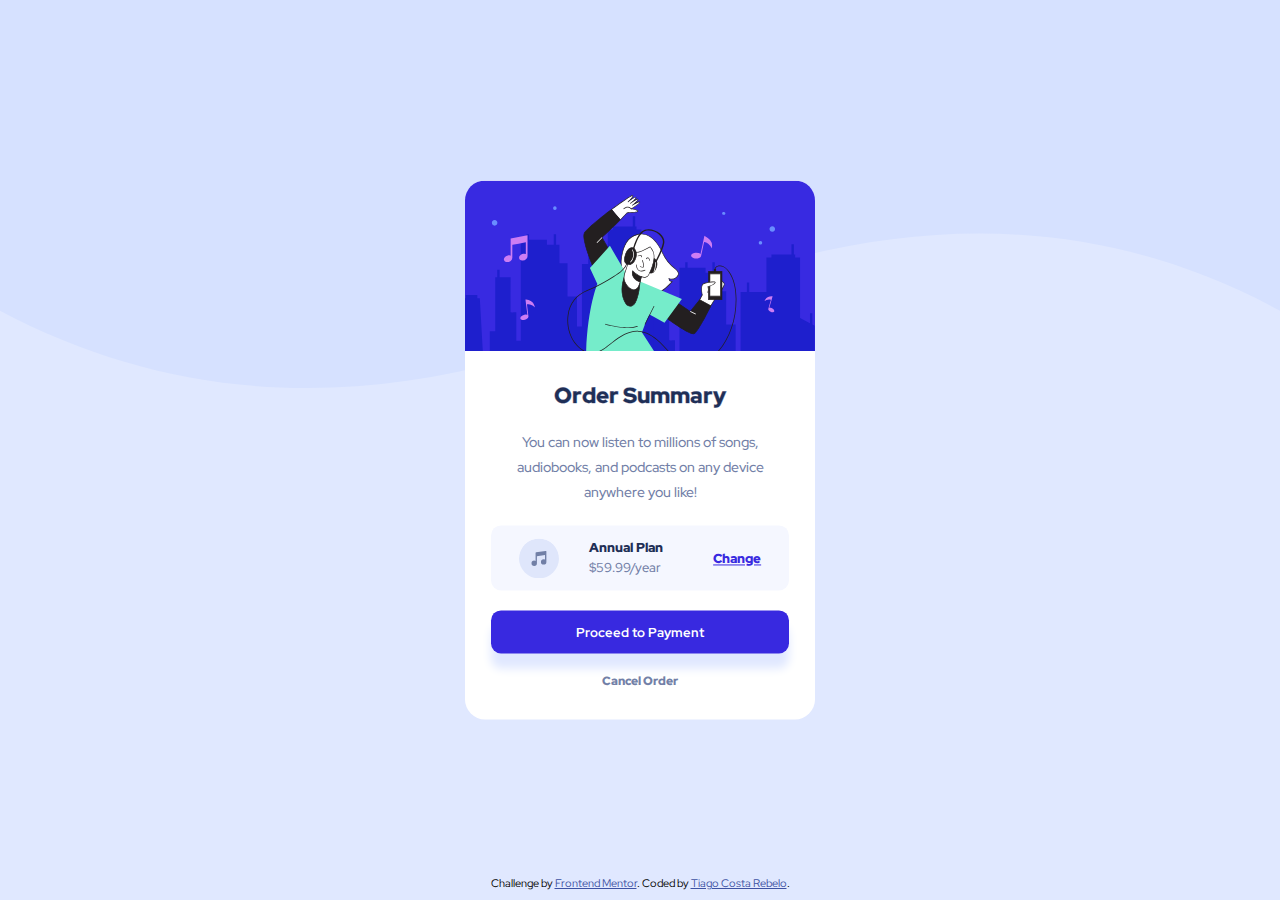
<file: 01.order_summary_component/index.html>
<!DOCTYPE html>
<html lang="en">
<head>
  <meta charset="UTF-8">
  <meta name="viewport" content="width=device-width, initial-scale=1.0"> <!-- displays site properly based on user's device -->
  <link rel="stylesheet" href="styles.css">
  <link rel="preconnect" href="https://fonts.googleapis.com">
  <link rel="preconnect" href="https://fonts.gstatic.com" crossorigin>
  <link href="https://fonts.googleapis.com/css2?family=Red+Hat+Display:wght@500;700;900&display=swap" rel="stylesheet">
  <link rel="icon" type="image/png" sizes="32x32" href="./images/favicon-32x32.png">
  
  <title>Frontend Mentor | Order summary card</title>

</head>
<body>
  <div class="card">
    
      <img src="./images/illustration-hero.svg" alt="hero">
    
    <div class="intro">
      <h3 class="title">Order Summary</h3>
      <p class="description">You can now listen to millions of songs, audiobooks, and podcasts on any device anywhere you like!
      </p>
    </div>
    <div class="plan_summary">
      
        <img src="./images/icon-music.svg">
      
      <div class="plan_pricing">
        <h5>Annual Plan</h5>
        <p>$59.99/year</p>
      </div>
      <div class="plan_btn">
        <button class="btn btn_change">Change</button>
      </div>
    </div>
    <div class="order_buttons">
      <button class="btn btn_payment">Proceed to Payment</button>
      <button class="btn btn_cancel">Cancel Order</button>
    </div>
  </div>  
  <div class="attribution">
    Challenge by <a href="https://www.frontendmentor.io?ref=challenge" target="_blank">Frontend Mentor</a>. 
    Coded by <a href="https://github.com/tiagocostarebelo" target=_blank>Tiago Costa Rebelo</a>.
  </div>
</body>
</html>
</file>
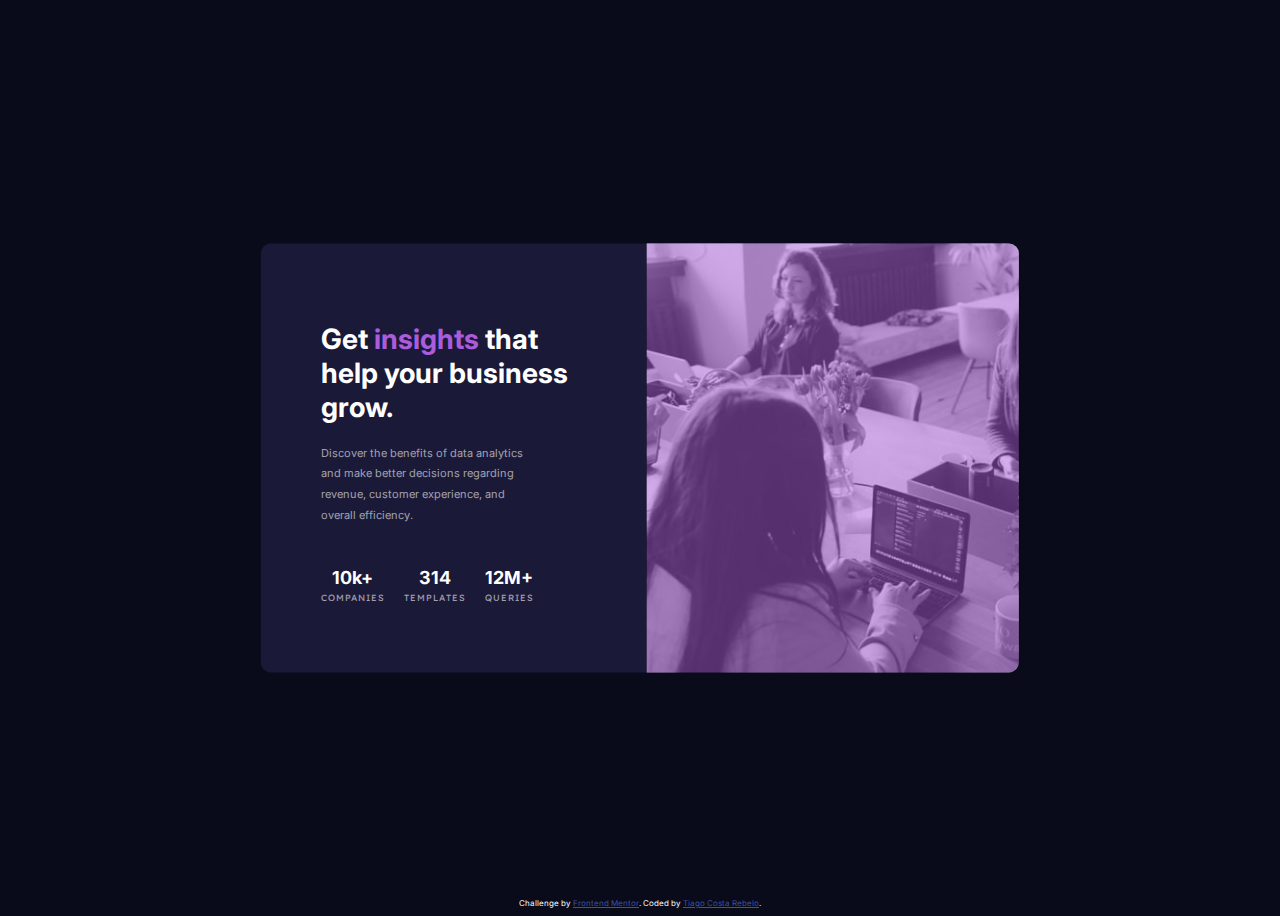
<file: 02.stats_preview_card_component/index.html>
<!DOCTYPE html>
<html lang="en">
<head>
  <meta charset="UTF-8">
  <meta name="viewport" content="width=device-width, initial-scale=1.0"> <!-- displays site properly based on user's device -->

  <link rel="icon" type="image/png" sizes="32x32" href="./images/favicon-32x32.png">
  
  <title>Frontend Mentor | Stats preview card component</title>

  <link rel="stylesheet" href="./styles/style.css">

</head>
<body>

  <div class="container">
    <div class="image_holder overlay"></div>
    <div class="card-info">
      <div class="intro">
        <h1>Get <span>insights</span> that help your business grow.</h1>
        <p>Discover the benefits of data analytics and make better decisions regarding revenue, customer 
          experience, and overall efficiency.
        </p>
      </div>
      <div class="stats">
        <div class="companies-stats wrapper">
          <h2 class="stat-number">10k+</h2>
          <p class="stat-text">companies</p>
        </div>
        <div class="templates-stats wrapper">
          <h2 class="stat-number">314</h2>
          <p class="stat-text">templates</p>
        </div>
        <div class="queries-stats wrapper">
          <h2 class="stat-number">12M+</h2>
          <p class="stat-text">queries</p>
        </div>
      </div>
    </div>    
  </div>

  <div class="attribution">
    Challenge by <a href="https://www.frontendmentor.io?ref=challenge" target="_blank">Frontend Mentor</a>. 
    Coded by <a href="https://github.com/tiagocostarebelo" target=_blank>Tiago Costa Rebelo</a>.
  </div>
</body>
</html>
</file>
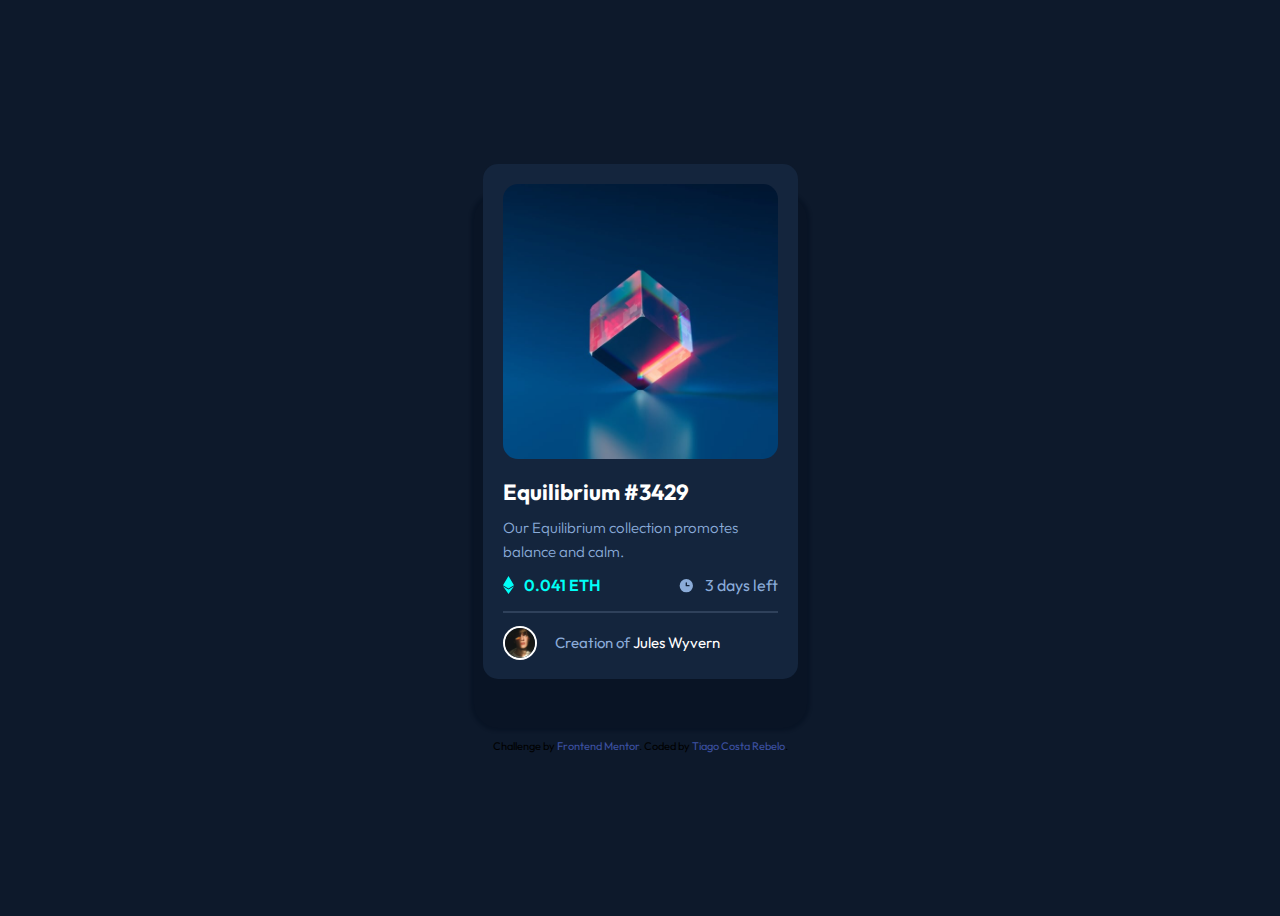
<file: 03.nft-preview-card-component/index.html>
<!DOCTYPE html>
<html lang="en">
<head>
  <meta charset="UTF-8">
  <meta name="viewport" content="width=device-width, initial-scale=1.0"> <!-- displays site properly based on user's device -->

  <link rel="icon" type="image/png" sizes="32x32" href="./images/favicon-32x32.png">
  
  <title>Frontend Mentor | NFT preview card component</title>
  <link rel="stylesheet" type="text/css" href="./styles/style.css">
 
</head>
<body>
  <main class="container">
    
    <div class="img-container">
      <img src="./images/image-equilibrium.jpg" alt="equilibrium">
      <div class="overlay">
        <img src="./images/icon-view.svg" alt="eye icon" class="icon">
      </div>
    </div>      
    
      
    <header class="card-header">
      <h1 class="card-title">Equilibrium #3429</h1>
      <p class="card-descript">Our Equilibrium collection promotes balance and calm.</p>
    </header>  
      
    <section class="card-stats">
      <div class="price">
        <img src="./images/icon-ethereum.svg" alt="ethereum icon">
        <p class="text">0.041 ETH</p>
      </div>
      <div class="timer">
        <img src="./images/icon-clock.svg" alt="clock icon">
        <p class="text">3 days left</p>
      </div>        
    </section>
    <div class="dividing-line"></div>
    <footer class="card-footer">
      <img src="./images/image-avatar.png" alt="user avatar">
      <p class="card-owner">Creation of <a href="#"><span>Jules Wyvern</span></a></p>
    </footer>
  </main>

  <div class="attribution">
    Challenge by <a href="https://www.frontendmentor.io?ref=challenge" target="_blank">Frontend Mentor</a>. 
    Coded by <a href="https://github.com/tiagocostarebelo" target=_blank>Tiago Costa Rebelo</a>.
  </div>
</body>
</html>
</file>
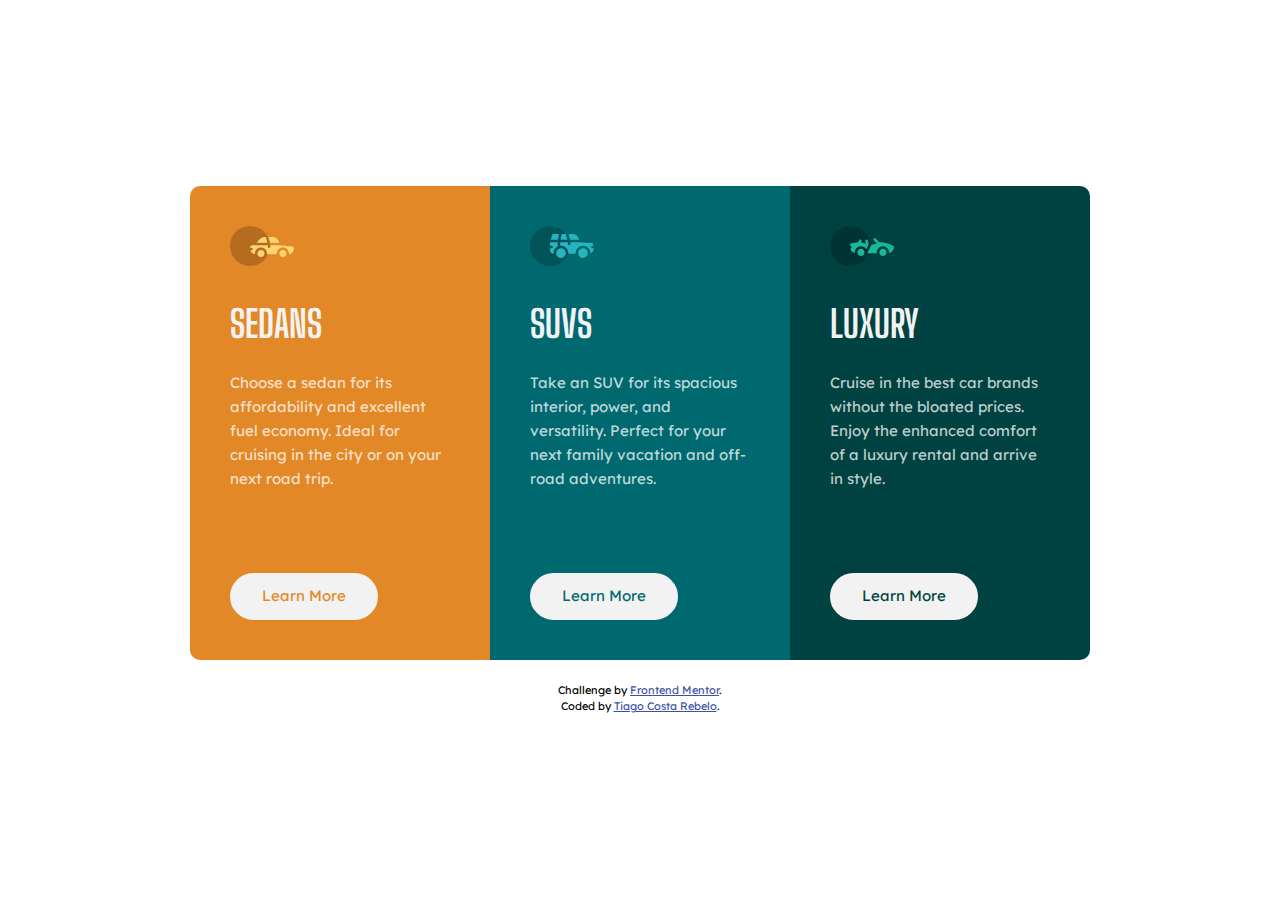
<file: 04.3-column-preview-card-component/index.html>
<!DOCTYPE html>
<html lang="en">
<head>
  <meta charset="UTF-8">
  <meta name="viewport" content="width=device-width, initial-scale=1.0"> <!-- displays site properly based on user's device -->
  <link rel="icon" type="image/png" sizes="32x32" href="./images/favicon-32x32.png">  
  <title>Frontend Mentor | 3-column preview card component</title>
  <link rel="stylesheet" type="text/css" href="./styles/style.css">  
</head>
<body>
  <main class="container">
      <div class="cards-container">
        <div class="card card-one">
          <div class="icon">
            <img src="./images/icon-sedans.svg" alt="sedan icon">
          </div>
          <div class="text">
            <h1 class="card-title">Sedans</h1>
            <p class="card-text">Choose a sedan for its affordability and excellent fuel economy. Ideal for cruising in the city 
              or on your next road trip.</p>
          </div>
          <a href="#" class="btn btn-link btn-one">Learn More</a>
        </div>
        <div class="card card-two">
          <div class="icon">
            <img src="./images/icon-suvs.svg" alt="suv icon">
          </div>
          <div class="text">
            <h1 class="card-title">SUVs</h1>
            <p class="card-text">Take an SUV for its spacious interior, power, and versatility. Perfect for your next family vacation 
              and off-road adventures.</p>
          </div>
          <a href="#" class="btn btn-link btn-two">Learn More</a>
        </div>
        <div class="card card-three">
          <div class="icon">
            <img src="./images/icon-luxury.svg" alt="luxury icon">
          </div>
          <div class="text">
            <h1 class="card-title">Luxury</h1>
            <p class="card-text">Cruise in the best car brands without the bloated prices. Enjoy the enhanced comfort of a luxury 
              rental and arrive in style.</p>
          </div>
          <a href="#" class="btn btn-link btn-three">Learn More</a>
        </div> 
      </div>
      <div class="attribution">
        <p>Challenge by <a href="https://www.frontendmentor.io?ref=challenge" class="link fem-link" target="_blank">Frontend Mentor</a>.</p>
        <p>Coded by <a href="https://github.com/tiagocostarebelo" class="link gh-link" target=_blank>Tiago Costa Rebelo</a>.</p>
      </div>
  </main>
</body>
</html>
</file>
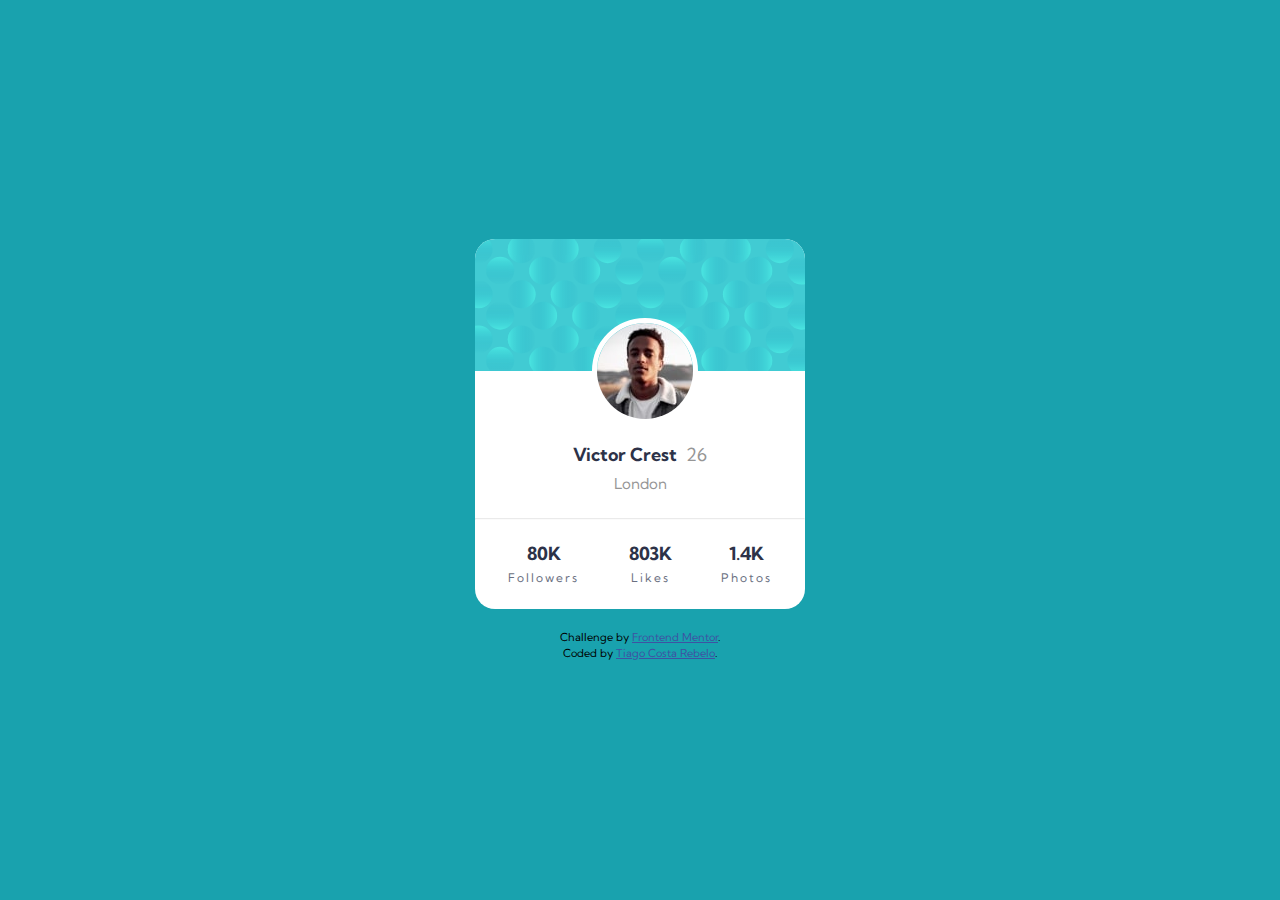
<file: 05.profile-card-component-main/index.html>
<!DOCTYPE html>
<html lang="en">
<head>
  <meta charset="UTF-8">
  <meta name="viewport" content="width=device-width, initial-scale=1.0"> <!-- displays site properly based on user's device -->

  <link rel="icon" type="image/png" sizes="32x32" href="./images/favicon-32x32.png">
  
  <title>Frontend Mentor | Profile card component</title>
  <link rel="stylesheet" href="./styles/style.css">
  
</head>
<body>
  <main>
    <div class="card">
      <div class="img-top">
        <img src="./images/bg-pattern-card.svg" alt="card top background">
      </div>
      <div class="avatar">
        <img src="./images/image-victor.jpg" alt="user photo">
      </div>
      <div class="user-info">
        <h1 class="user-name">Victor Crest <span class="user-age">26</span></h1>
        <p class="user-city">London</p>
      </div>
      <hr class="dividing-line">
      <div class="user-stats">
        <div class="follower-stat">
          <h2 class="stat-total">80K</h2>
          <p class="stat-title">Followers</p>
        </div>
        <div class="follower-stat">
          <h2 class="stat-total">803K</h2>
          <p class="stat-title">Likes</p>
        </div>
        <div class="follower-stat">
          <h2 class="stat-total">1.4K</h2>
          <p class="stat-title">Photos</p>
        </div>
      </div>
    </div>
    <div class="attribution">
      <p>Challenge by <a href="https://www.frontendmentor.io?ref=challenge" class="link fem-link" target="_blank">Frontend Mentor</a>.</p>
      <p>Coded by <a href="https://github.com/tiagocostarebelo" class="link gh-link" target=_blank>Tiago Costa Rebelo</a>.</p>
    </div>
  </main>
</body>
</html>
</file>
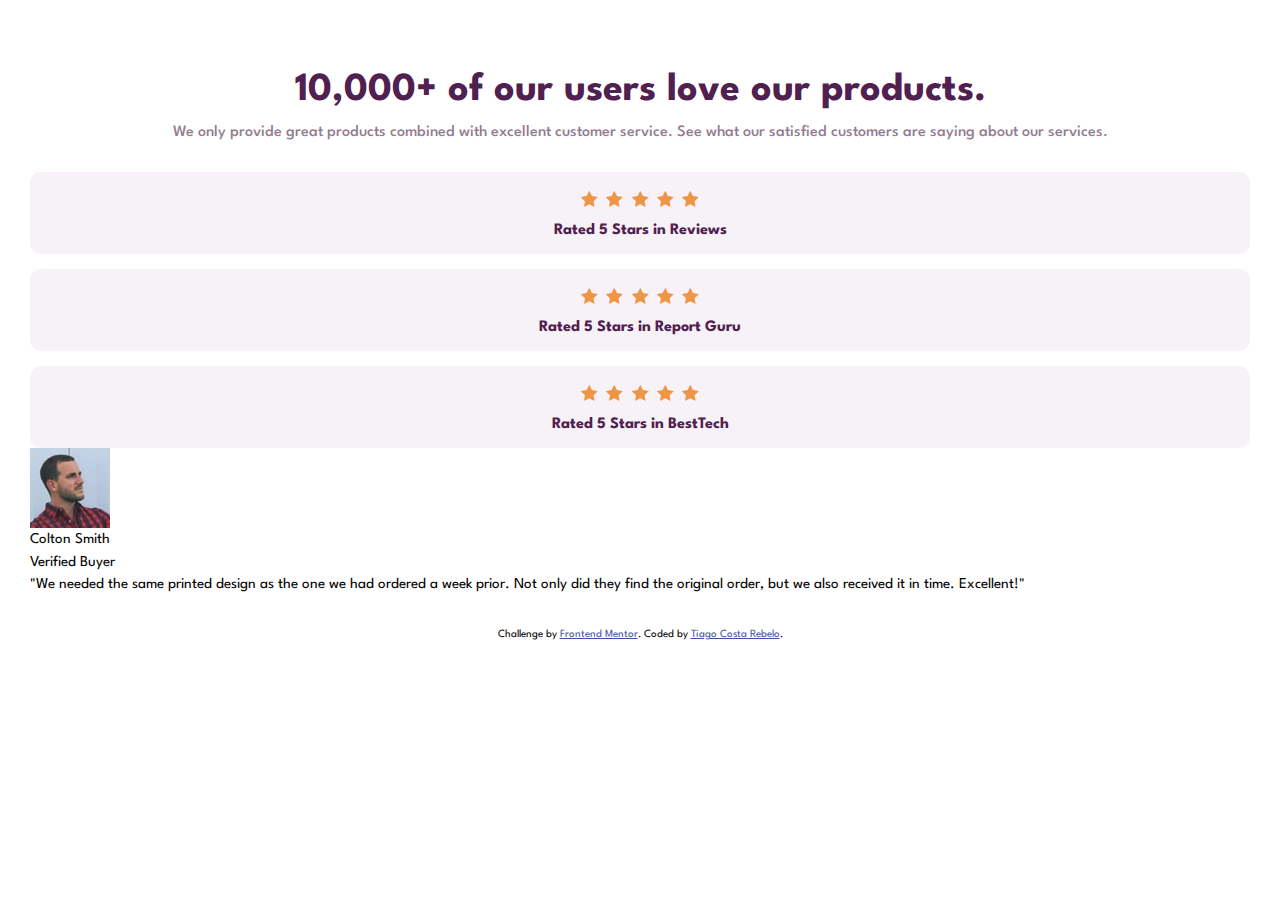
<file: 06.social-proof-section/index.html>
<!DOCTYPE html>
<html lang="en">
    <head>
        <meta charset="UTF-8" />
        <meta name="viewport" content="width=device-width, initial-scale=1.0" />
        <!-- displays site properly based on user's device -->
        <link rel="icon" type="image/png" sizes="32x32" href="./images/favicon-32x32.png"/>
        <title>Frontend Mentor | Social proof section</title>
        <link rel="stylesheet" href="./styles/styles.css">
    </head>
  <body>
      <main>
          <section id="title-rating">
              <article class="title">
                  <h2>10,000+ of our users love our products.</h2>
                  <p>We only provide great products combined with excellent customer service.
                    See what our satisfied customers are saying about our services.</p>
              </article> 
              <article class="ratings">
                  <section class="reviews-ratings">
                      <h4 class="ratedin">Rated 5 Stars in Reviews</h4> 
                      <div class="stars">
                          <img src="./images/icon-star.svg">
                          <img src="./images/icon-star.svg">
                          <img src="./images/icon-star.svg">
                          <img src="./images/icon-star.svg">
                          <img src="./images/icon-star.svg">
                      </div>    
                  </section> 
                  <section class="reviews-ratings">
                      <h4 class="ratedin">Rated 5 Stars in Report Guru</h4> 
                      <div class="stars">
                          <img src="./images/icon-star.svg">
                          <img src="./images/icon-star.svg">
                          <img src="./images/icon-star.svg">
                          <img src="./images/icon-star.svg">
                          <img src="./images/icon-star.svg">
                      </div>    
                  </section> 
                  <section class="reviews-ratings">
                      <h4 class="ratedin">Rated 5 Stars in BestTech</h4> 
                      <div class="stars">
                          <img src="./images/icon-star.svg">
                          <img src="./images/icon-star.svg">
                          <img src="./images/icon-star.svg">
                          <img src="./images/icon-star.svg">
                          <img src="./images/icon-star.svg">
                      </div>    
                  </section>                                  
              </article>
          </section>
          <section id="testimonials">
              <article class="card">
                  <header>
                      <img src="./images/image-colton.jpg" alt="">
                      <p class="card-name">Colton Smith</p>
                      <p class="card-status">Verified Buyer</p>
                  </header>
                  <blockquote class="card-testimonial">
                      <p class="card-text">
                        "We needed the same printed design as the one we had ordered a week prior.
                        Not only did they find the original order, but we also received it in time.
                        Excellent!"
                      </p>
                  </blockquote>
              </article>
          </section>
      </main>  
      <div class="attribution">
        Challenge by
      <a href="https://www.frontendmentor.io?ref=challenge" target="_blank"
        >Frontend Mentor</a
      >. Coded by <a href="#">Tiago Costa Rebelo</a>.
    </div>
  </body>
</html>
</file>
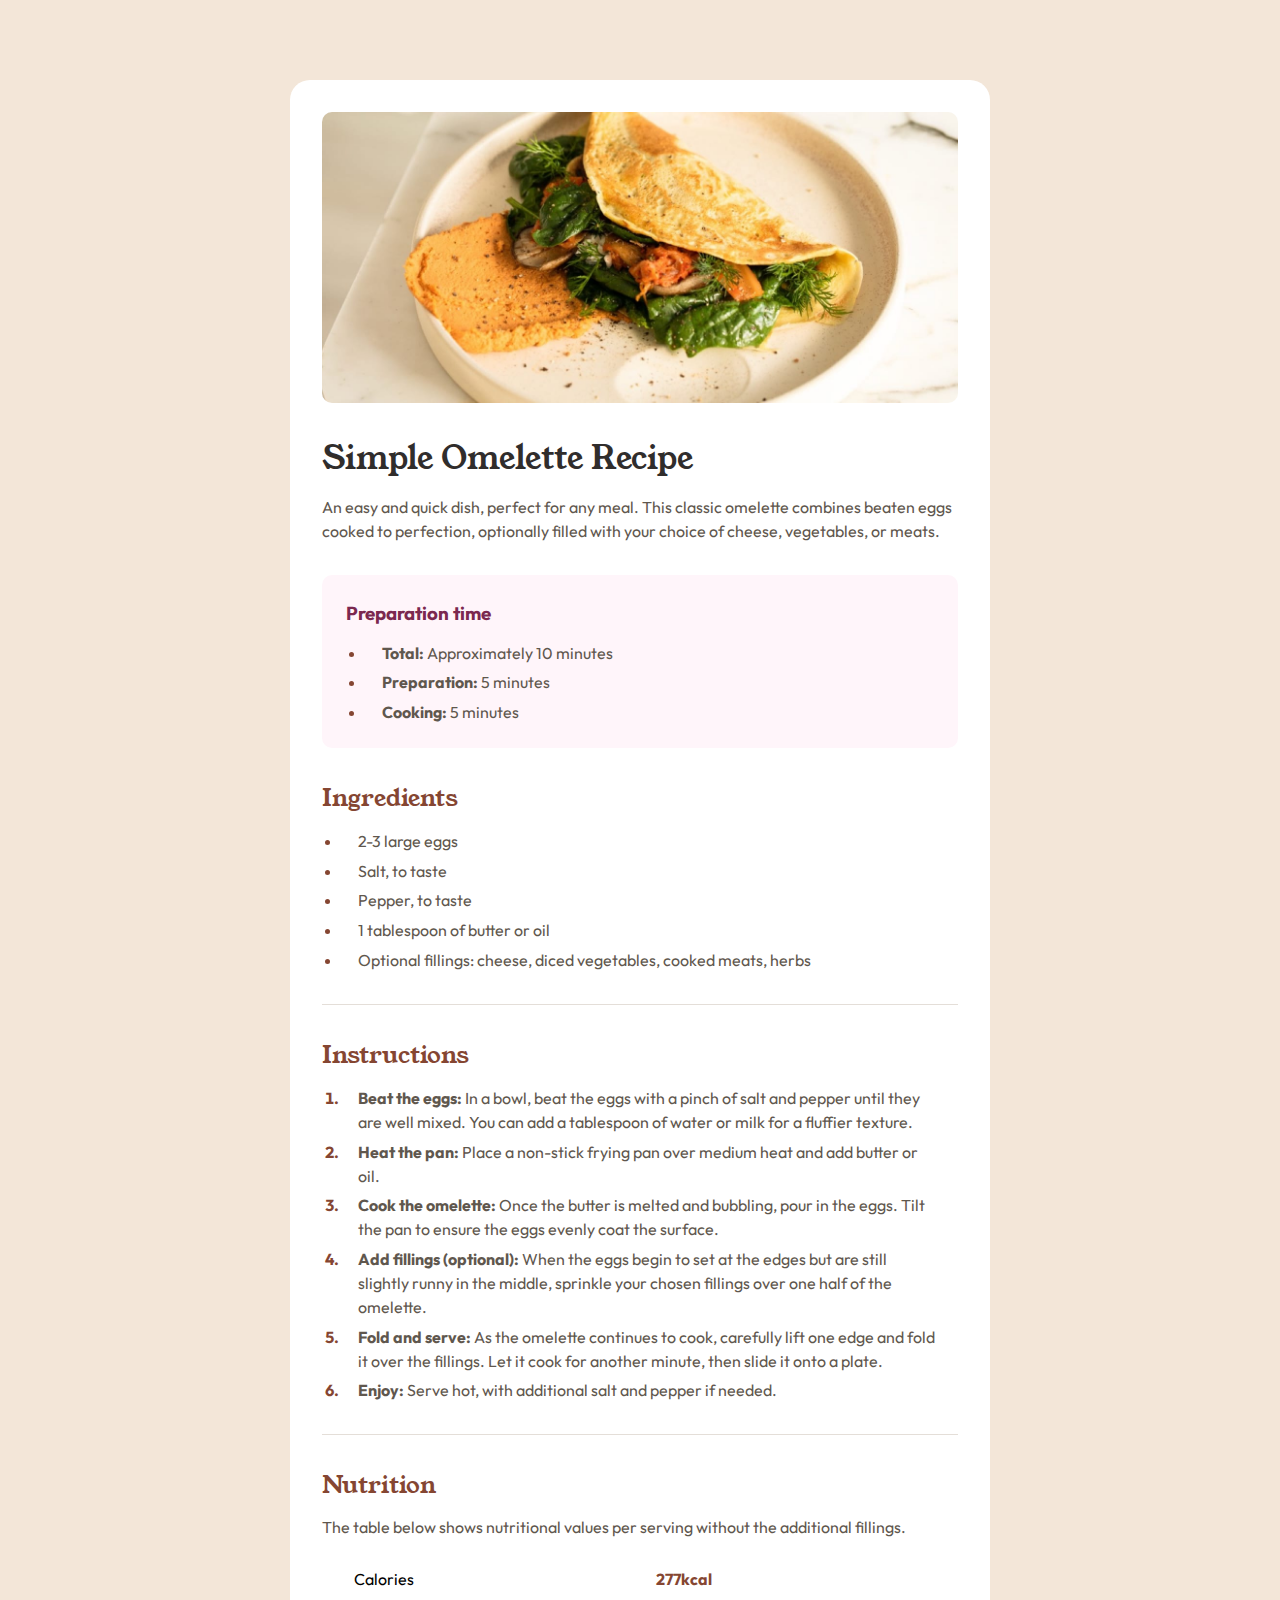
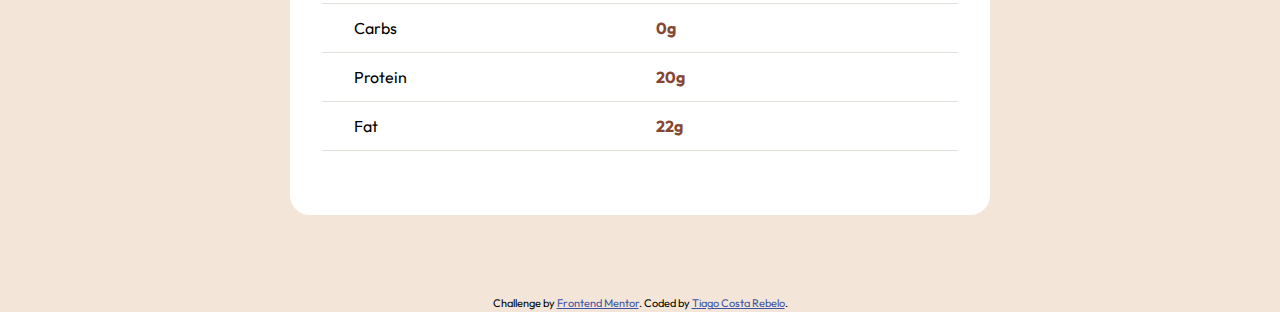
<file: 07.recipe-page-main/index.html>
<!DOCTYPE html>
<html lang="en">
<head>
  <meta charset="UTF-8">
  <meta name="viewport" content="width=device-width, initial-scale=1.0"> <!-- displays site properly based on user's device -->

  <link rel="icon" type="image/png" sizes="32x32" href="./assets/images/favicon-32x32.png">
  
  <title>Frontend Mentor | Recipe page</title>

  <link rel="stylesheet" href="./css/styles.css">
  <link rel="preconnect" href="https://fonts.googleapis.com">
  <link rel="preconnect" href="https://fonts.gstatic.com" crossorigin>
  <link href="https://fonts.googleapis.com/css2?family=Outfit:wght@100..900&family=Young+Serif&display=swap" rel="stylesheet">

  <!-- Feel free to remove these styles or customise in your own stylesheet 👍 -->
  <style>
    .attribution { font-size: 11px; text-align: center; }
    .attribution a { color: hsl(228, 45%, 44%); }
  </style>
</head>
<body>  
  <main>
    <header class="hero__banner">
      <img src="./assets/images/image-omelette.jpeg" alt="" aria-hidden="true">
    </header>
    <section class="recipe__intro">
      <h1 class="recipe__intro-title">Simple Omelette Recipe</h1>
      <p class="recipe__intro-description">An easy and quick dish, perfect for any meal. This classic omelette combines beaten eggs cooked 
        to perfection, optionally filled with your choice of cheese, vegetables, or meats.</p>
    </section>
    <section class="preparation__box">
      <h3 class="preparation__box-title">Preparation time</h3>
      <ul class="preparation__box-list">
        <li class="preparation__box-list--item"><span class="bold">Total:</span> Approximately 10 minutes</li>
        <li class="preparation__box-list--item"><span class="bold">Preparation:</span> 5 minutes</li>
        <li class="preparation__box-list--item"><span class="bold">Cooking:</span> 5 minutes</li>
      </ul>
    </section>
    <section class="ingredients">
      <h2 class="ingredients-title">Ingredients</h2>
      <ul class="ingredients-list">
        <li class="ingredients-list--item">2-3 large eggs</li>
        <li class="ingredients-list--item">Salt, to taste</li>
        <li class="ingredients-list--item">Pepper, to taste</li>
        <li class="ingredients-list--item">1 tablespoon of butter or oil</li>
        <li class="ingredients-list--item">Optional fillings: cheese, diced vegetables, cooked meats, herbs</li>
      </ul>
    </section>
    <hr>
    <section class="instructions">
      <h2 class="instructions-title">Instructions</h2>
      <ol class="instructions-list">
        <li class="instructions-list--item"><span class="bold">Beat the eggs:</span> In a bowl, beat the eggs with a pinch of salt and pepper until they are well mixed. 
          You can add a tablespoon of water or milk for a fluffier texture.</li>
          <li class="instructions-list--item"><span class="bold">Heat the pan:</span> Place a non-stick frying pan over medium heat and add butter or oil.</li>
          <li class="instructions-list--item"><span class="bold">Cook the omelette:</span> Once the butter is melted and bubbling, pour in the eggs. Tilt the pan to ensure 
            the eggs evenly coat the surface.</li>
          <li class="instructions-list--item"><span class="bold">Add fillings (optional):</span> When the eggs begin to set at the edges but are still slightly runny in the 
            middle, sprinkle your chosen fillings over one half of the omelette.</li>
          <li class="instructions-list--item"><span class="bold">Fold and serve:</span> As the omelette continues to cook, carefully lift one edge and fold it over the 
            fillings. Let it cook for another minute, then slide it onto a plate.</li>
          <li class="instructions-list--item"><span class="bold">Enjoy:</span> Serve hot, with additional salt and pepper if needed.</li>
        </ol>
    </section>
    <hr>
    <section class="nutrition__stats">
      <h2 class="nutrition__stats-title">Nutrition</h2>
      <p class="nutrition__stats-description">The table below shows nutritional values per serving without the additional fillings.</p>
      <table class="nutrition__stats-table" role="presentation" cellspacing="0" cellpadding="0">
        <tr class="nutrition__stats-table--row">
          <td class="nutrition__stats-cell--title">Calories</td>
          <td class="nutrition__stats-cell--value">277kcal</td>
        </tr>
        <tr class="nutrition__stats-table--row">
          <td class="nutrition__stats-cell--title">Carbs</td>
          <td class="nutrition__stats-cell--value">0g</td>
        </tr>
        <tr class="nutrition__stats-table--row">
          <td class="nutrition__stats-cell--title">Protein</td>
          <td class="nutrition__stats-cell--value">20g</td>
        </tr>
        <tr class="nutrition__stats-table--row">
          <td class="nutrition__stats-cell--title">Fat</td>
          <td class="nutrition__stats-cell--value">22g</td>
        </tr>
      </table>
    </section>
  </main>
  <footer>
    <div class="attribution">
      Challenge by <a href="https://www.frontendmentor.io?ref=challenge" target="_blank">Frontend Mentor</a>. 
      Coded by <a href="https://github.com/tiagocostarebelo" target="_blank">Tiago Costa Rebelo</a>.
    </div>
  </footer>
 

  

   

   

   

   

   

  

  

  
  
  
</body>
</html>
</file>
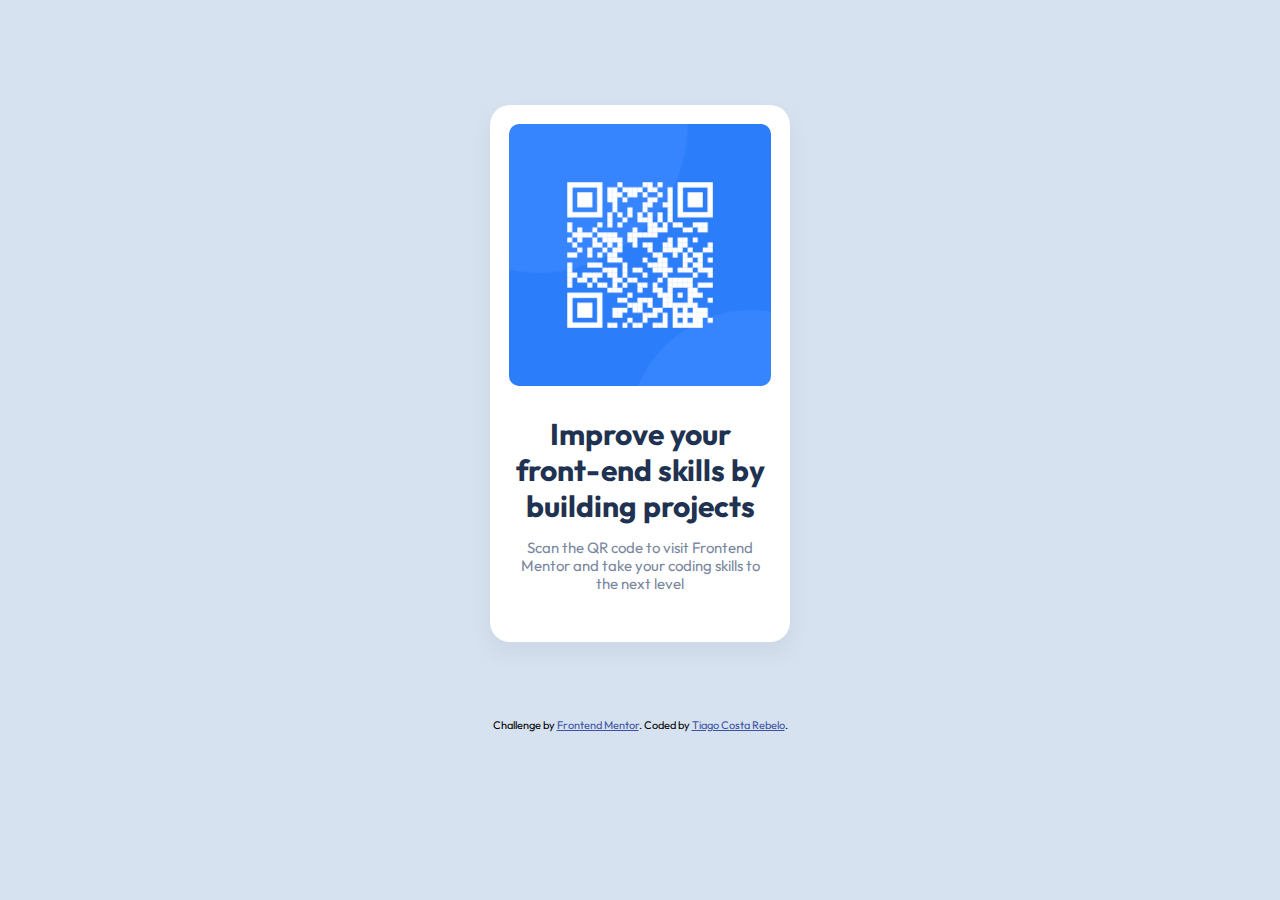
<file: 08.qr-code-component-main/index.html>
<!DOCTYPE html>
<html lang="en">
<head>
  <meta charset="UTF-8">
  <meta name="viewport" content="width=device-width, initial-scale=1.0"> <!-- displays site properly based on user's device -->

  <link rel="icon" type="image/png" sizes="32x32" href="./images/favicon-32x32.png">
  <link rel="preconnect" href="https://fonts.googleapis.com">
  <link rel="preconnect" href="https://fonts.gstatic.com" crossorigin>
  <link href="https://fonts.googleapis.com/css2?family=Outfit:wght@100..900&display=swap" rel="stylesheet">
  
  <title>Frontend Mentor | QR code component</title>

  <link rel="stylesheet" href="./css/styles.css">

  <!-- Feel free to remove these styles or customise in your own stylesheet 👍 -->
  <style>
    .attribution { font-size: 11px; text-align: center; }
    .attribution a { color: hsl(228, 45%, 44%); }
  </style>
</head>
<body>
  <main>
    <header class="qr__code">
      <img src="./images/image-qr-code.png" alt="qr code">
    </header>
    <section class="card__details">
      <h1 class="card__details-title">Improve your front-end skills by building projects</h1>
      <p class="card__details-description">Scan the QR code to visit Frontend Mentor and take your coding skills to the next level</p>
    </section>    
  </main>  
  <footer>
    <div class="attribution">
      Challenge by <a href="https://www.frontendmentor.io?ref=challenge" target="_blank">Frontend Mentor</a>. 
      Coded by <a href="https://github.com/tiagocostarebelo" target="_blank">Tiago Costa Rebelo</a>.
    </div>
  </footer>
 
</body>
</html>
</file>
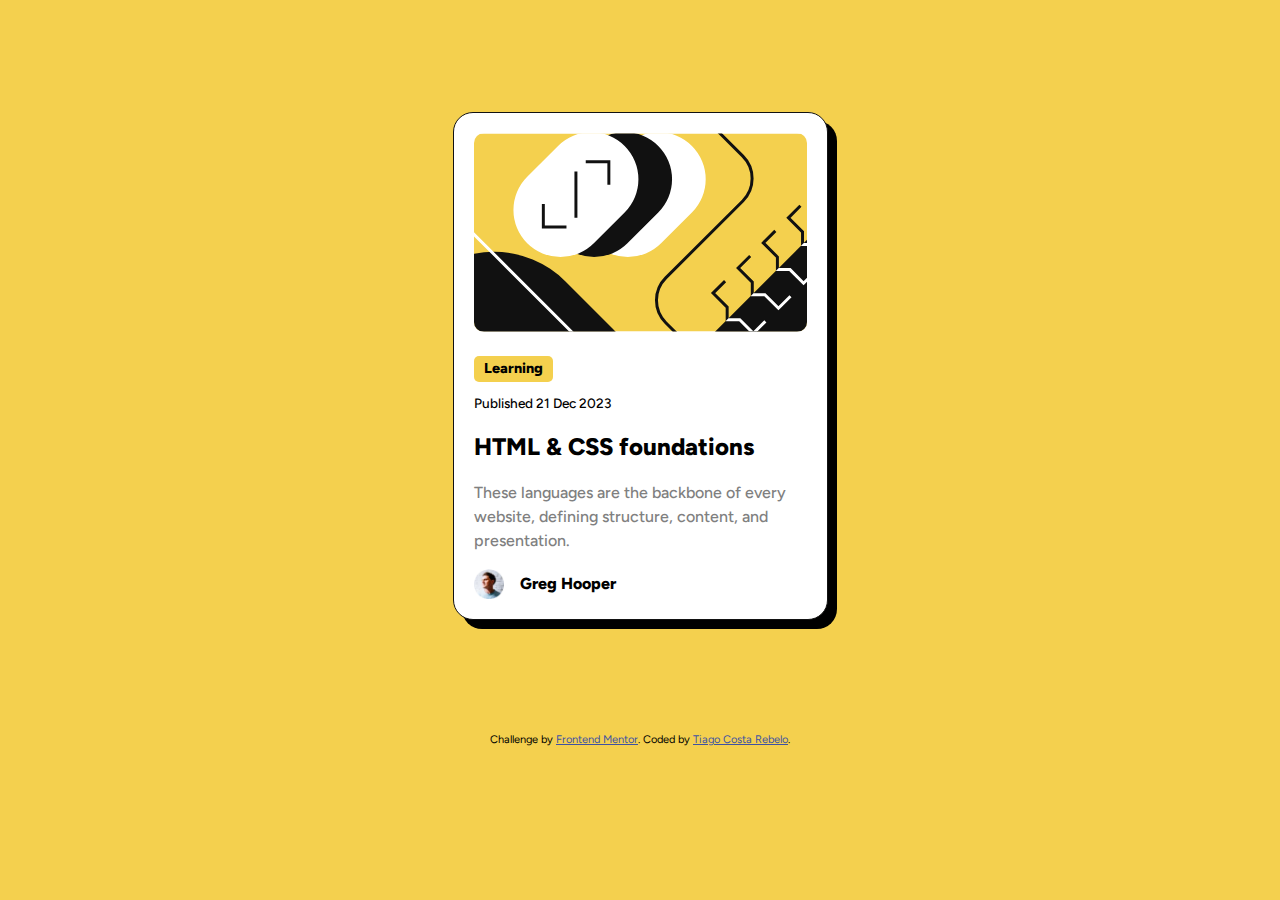
<file: 09.blog-preview-card-main/index.html>
<!DOCTYPE html>
<html lang="en">
<head>
  <meta charset="UTF-8">
  <meta name="viewport" content="width=device-width, initial-scale=1.0"> <!-- displays site properly based on user's device -->

  <link rel="icon" type="image/png" sizes="32x32" href="./assets/images/favicon-32x32.png">
  <link rel="preconnect" href="https://fonts.googleapis.com">
  <link rel="preconnect" href="https://fonts.gstatic.com" crossorigin>
  <link href="https://fonts.googleapis.com/css2?family=Figtree:ital,wght@0,300..900;1,300..900&display=swap" rel="stylesheet">

  <title>Frontend Mentor | Blog preview card</title>

  <link rel="stylesheet" href="./css/styles.css">

  <!-- Feel free to remove these styles or customise in your own stylesheet 👍 -->
  <style>
    .attribution { font-size: 11px; text-align: center; }
    .attribution a { color: hsl(228, 45%, 44%); }
  </style>
</head>
<body>
  <main class="card__container">
    <header class="card__banner">
      <img src="./assets/images/illustration-article.svg" alt="illustration">
    </header>
    <div class="card__info">
      <p class="card__info-tag">Learning</p>
      <p class="card__info-pubdate">Published 21 Dec 2023</p>
    </div>
    <section class="card__resume">
      <h1 class="card__resume-title">HTML & CSS foundations</h1>
      <p class="card__resume-brief">These languages are the backbone of every website, defining structure, content, and presentation.</p>
    </section>
    <footer class="card__author">
      <img src="./assets/images/image-avatar.webp" alt="Greg">
      <p class="card__author-name">Greg Hooper</p>
    </footer>    
  </main>
  <footer>
    <div class="attribution">
      Challenge by <a href="https://www.frontendmentor.io?ref=challenge" target="_blank">Frontend Mentor</a>. 
      Coded by <a href="https://github.com/tiagocostarebelo">Tiago Costa Rebelo</a>.
    </div>
  </footer>
</body>
</html>
</file>
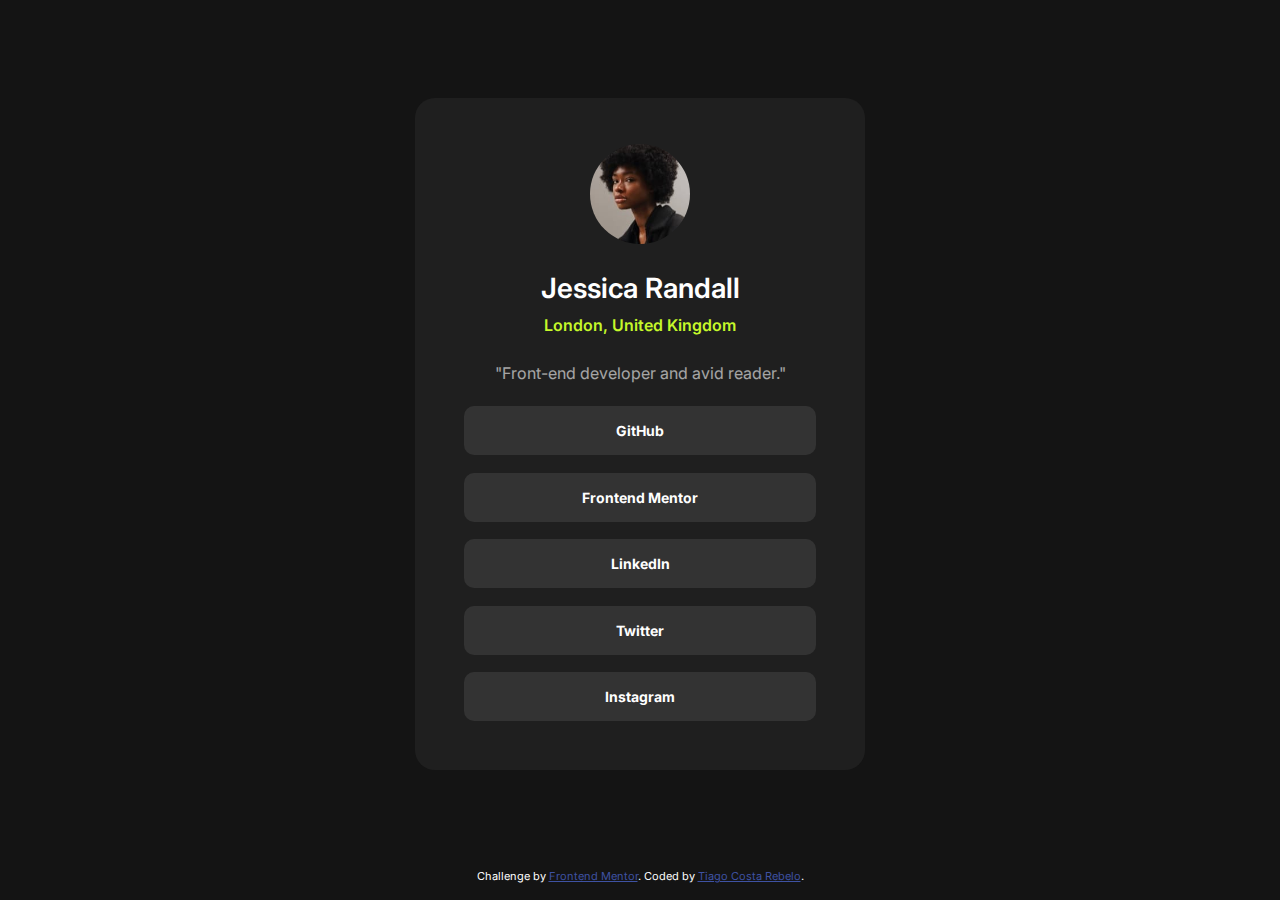
<file: 10.social-links-profile-main/index.html>
<!DOCTYPE html>
<html lang="en">
<head>
  <meta charset="UTF-8">
  <meta name="viewport" content="width=device-width, initial-scale=1.0"> <!-- displays site properly based on user's device -->

  <link rel="icon" type="image/png" sizes="32x32" href="./assets/images/favicon-32x32.png">
  <link rel="preconnect" href="https://fonts.googleapis.com">
  <link rel="preconnect" href="https://fonts.gstatic.com" crossorigin>
  <link href="https://fonts.googleapis.com/css2?family=Inter:wght@100..900&display=swap" rel="stylesheet">
  <title>Frontend Mentor | Social links profile</title>
  <link rel="stylesheet" href="./css/styles.css">
  <!-- Feel free to remove these styles or customise in your own stylesheet 👍 -->
  <style>
    .attribution { font-size: 11px; text-align: center; margin-block: 1em; color: white}
    .attribution a { color: hsl(228, 45%, 44%); }
  </style>
</head>
<body>
  <main class="card__container">
    <header class="card__header">
      <img src="./assets/images/avatar-jessica.jpeg" alt="">
      <h1 class="card__header-name">Jessica Randall</h1>
      <p class="card__header-location">London, United Kingdom</p>
      <p class="card__header-bio">"Front-end developer and avid reader."</p>
    </header>
    <div class="card__links">
      <a href="#" target="_blank" class="card__links-link">GitHub</a>
      <a href="#" target="_blank" class="card__links-link">Frontend Mentor</a>
      <a href="#" target="_blank" class="card__links-link">LinkedIn</a>
      <a href="#" target="_blank" class="card__links-link">Twitter</a>
      <a href="#" target="_blank" class="card__links-link">Instagram</a>
    </div>
  </main>  
  <div class="attribution">
    Challenge by <a href="https://www.frontendmentor.io?ref=challenge" target="_blank">Frontend Mentor</a>. 
    Coded by <a href="https://github.com/tiagocostarebelo">Tiago Costa Rebelo</a>.
  </div>
</body>
</html>
</file>
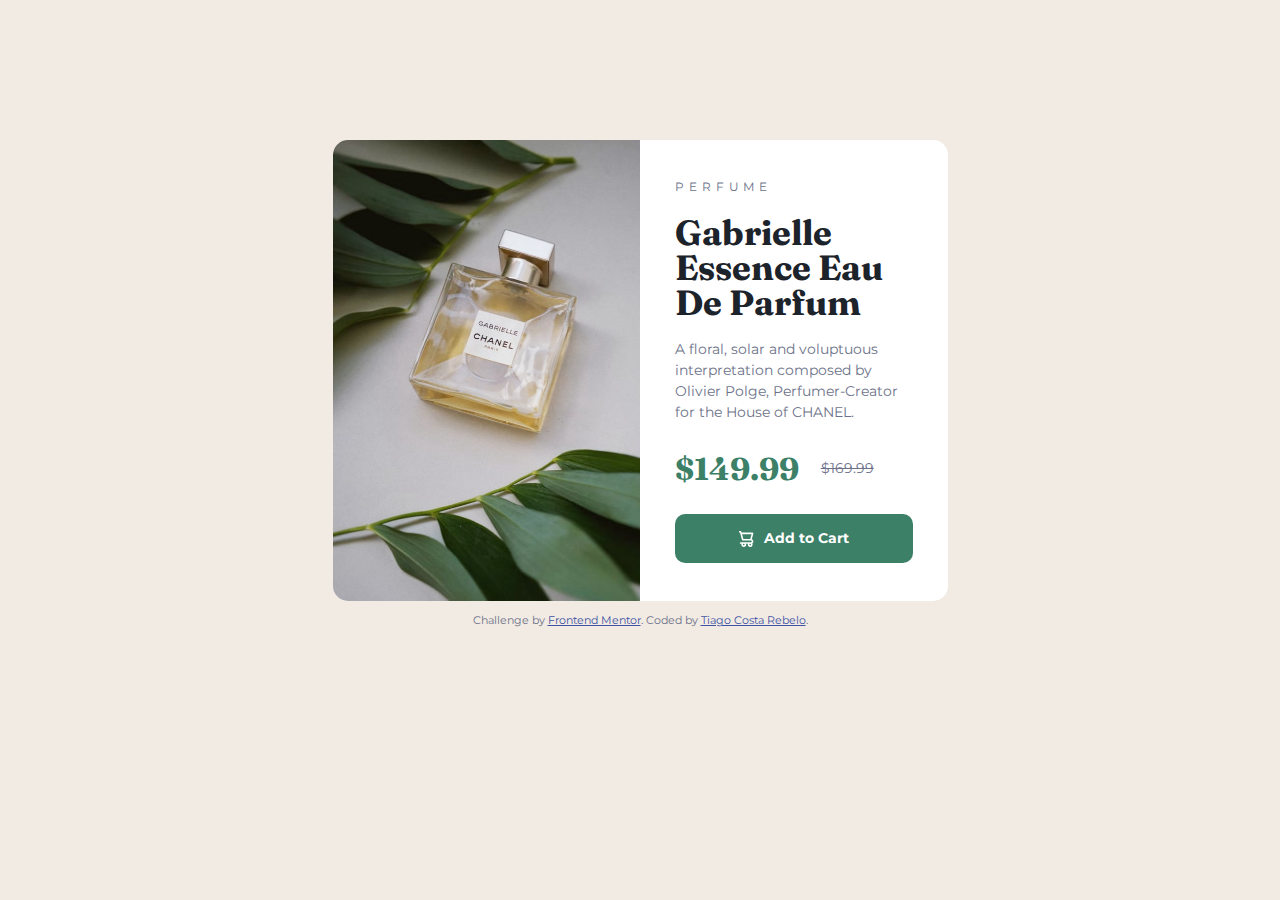
<file: 11.product-preview-card-component-main/index.html>
<!DOCTYPE html>
<html lang="en">
<head>
  <meta charset="UTF-8">
  <meta name="viewport" content="width=device-width, initial-scale=1.0"> <!-- displays site properly based on user's device -->

  <link rel="icon" type="image/png" sizes="32x32" href="./images/favicon-32x32.png">
  
  <link rel="preconnect" href="https://fonts.googleapis.com">
  <link rel="preconnect" href="https://fonts.gstatic.com" crossorigin>
  <link href="https://fonts.googleapis.com/css2?family=Fraunces:ital,opsz,wght@0,9..144,100..900;1,9..144,100..900&family=Montserrat:ital,wght@0,100..900;1,100..900&display=swap" rel="stylesheet">
  <title>Frontend Mentor | Product preview card component</title>
  <link rel="stylesheet" href="./css/styles.css">
  <!-- Feel free to remove these styles or customise in your own stylesheet 👍 -->
  <style>
    .attribution { font-size: 11px; text-align: center; margin-top: 1em}
    .attribution a { color: hsl(228, 45%, 44%); }
  </style>
</head>
<body>
  <div class="container">
    <main class="card">
      <picture class="card__left-half">
        <source srcset="./images/image-product-mobile.jpg" media="(max-width: 426px)">
        <img src="./images/image-product-desktop.jpg" alt="gabrielle eau de parfum">
      </picture>
      <section class="card__right-half">
        <header class="card__right-half--header">
          <h1 class="card__right-half--title">Gabrielle Essence Eau De Parfum</h1>
          <p class="card__right-half--tag">Perfume</p>
        </header>
        <p class="card__right-half--brief">A floral, solar and voluptuous interpretation composed by Olivier Polge, 
          Perfumer-Creator for the House of CHANEL.</p>
        <div class="card__right-half--price">
          <p class="card__right-half--price1">$149.99</p> 
          <p class="card__right-half--price2">$169.99</p> 
        </div>  
        <button class="btn" type="submit">
          <img src="./images/icon-cart.svg" class="btn-icon" alt="shopping cart icon">Add to Cart
        </button>
      </section>
    </main>
    
    <div class="attribution">
      Challenge by <a href="https://www.frontendmentor.io?ref=challenge" target="_blank">Frontend Mentor</a>. 
      Coded by <a href="https://github.com/tiagocostarebelo" target="_blank">Tiago Costa Rebelo</a>.
    </div>
  </div>
</body>
</html>
</file>
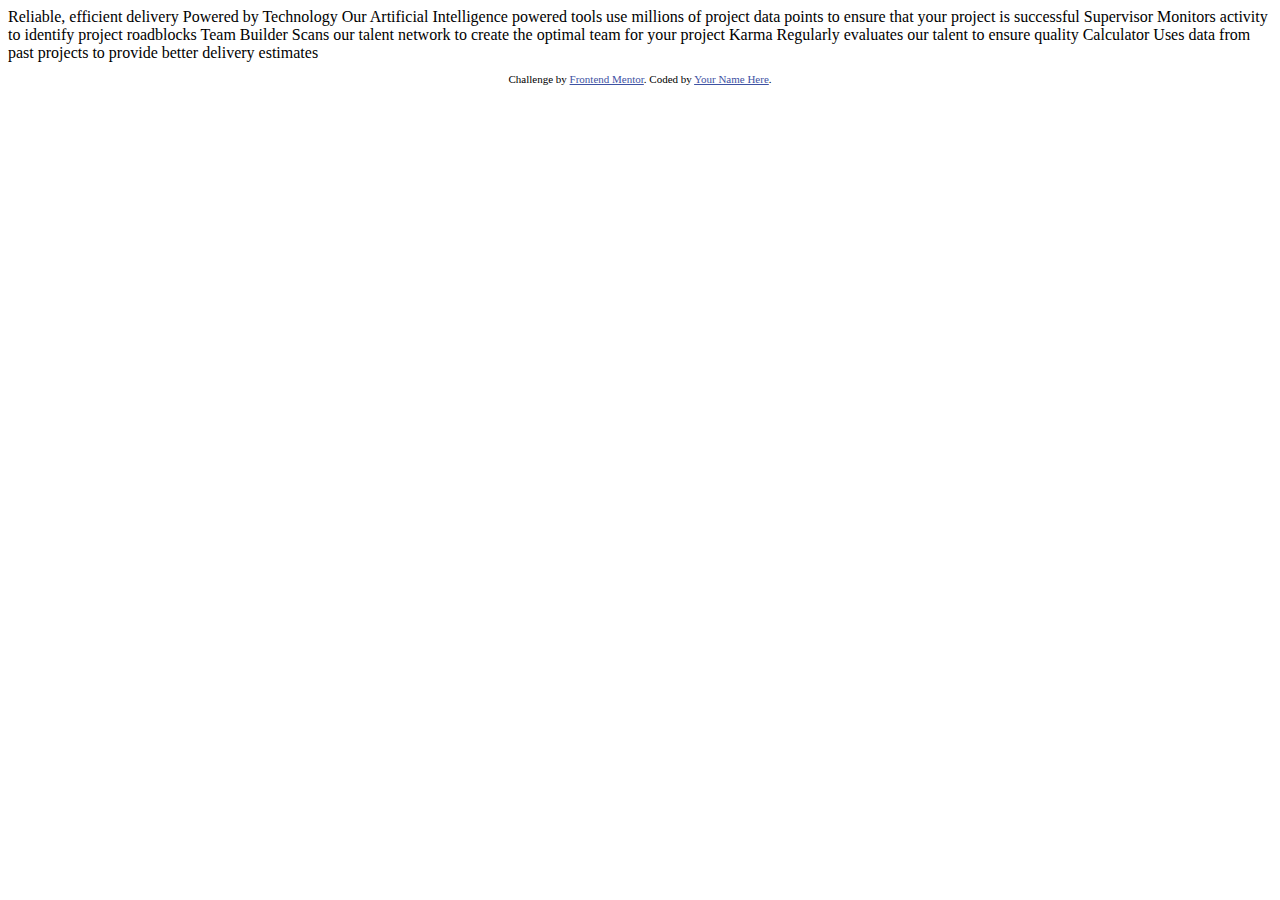
<file: 12.four-card-feature-section-master/index.html>
<!DOCTYPE html>
<html lang="en">
<head>
  <meta charset="UTF-8">
  <meta name="viewport" content="width=device-width, initial-scale=1.0"> <!-- displays site properly based on user's device -->

  <link rel="icon" type="image/png" sizes="32x32" href="./images/favicon-32x32.png">
  
  <title>Frontend Mentor | Four card feature section</title>

  <!-- Feel free to remove these styles or customise in your own stylesheet 👍 -->
  <style>
    .attribution { font-size: 11px; text-align: center; }
    .attribution a { color: hsl(228, 45%, 44%); }
  </style>
</head>
<body>
  
  Reliable, efficient delivery
  Powered by Technology

  Our Artificial Intelligence powered tools use millions of project data points 
  to ensure that your project is successful

  Supervisor
  Monitors activity to identify project roadblocks

  Team Builder
  Scans our talent network to create the optimal team for your project

  Karma
  Regularly evaluates our talent to ensure quality

  Calculator
  Uses data from past projects to provide better delivery estimates

  
  <footer>
    <p class="attribution">
      Challenge by <a href="https://www.frontendmentor.io?ref=challenge" target="_blank">Frontend Mentor</a>. 
      Coded by <a href="#">Your Name Here</a>.
    </p>
  </footer>
</body>
</html>
</file>
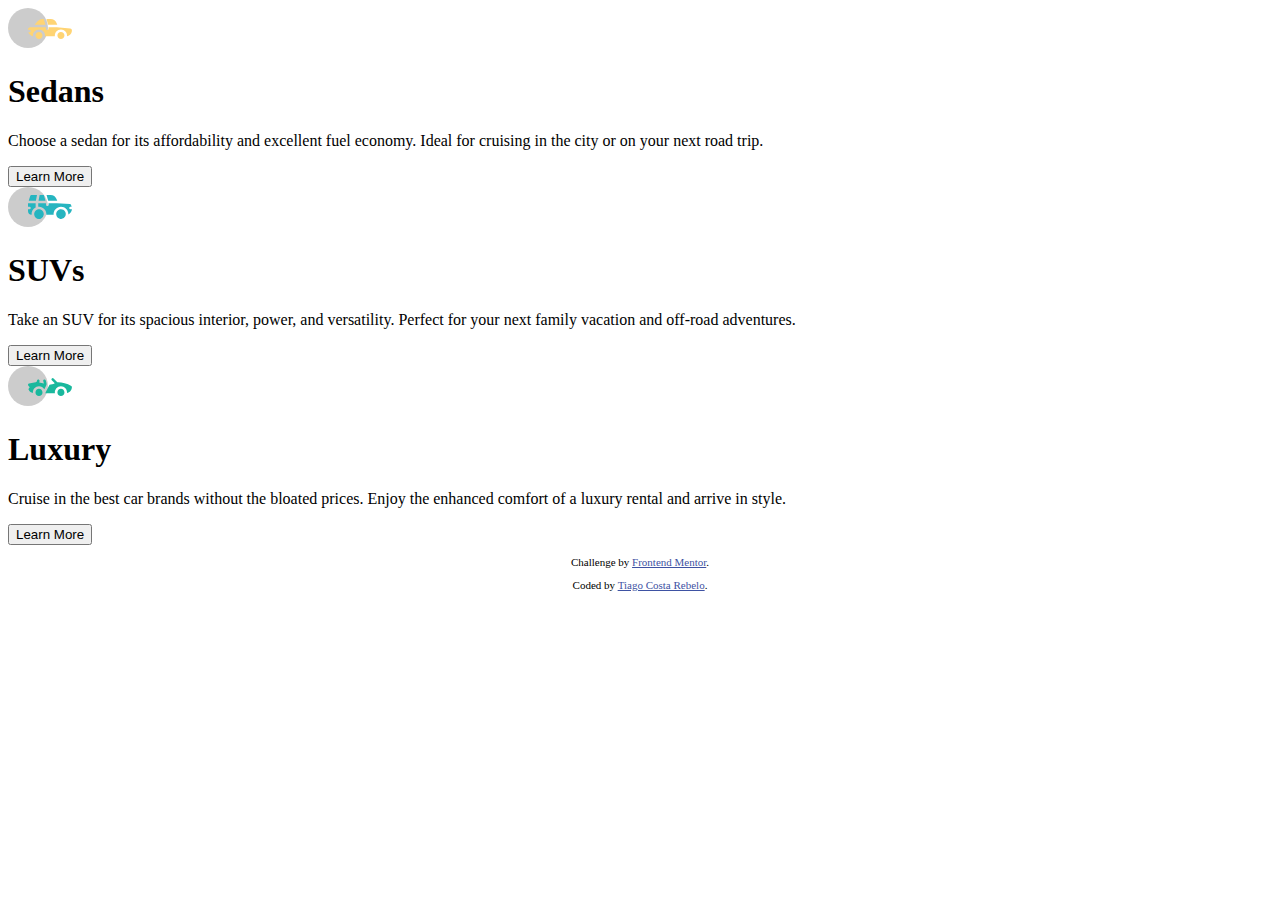
<file: 3-column-preview-card-component/index.html>
<!DOCTYPE html>
<html lang="en">
<head>
  <meta charset="UTF-8">
  <meta name="viewport" content="width=device-width, initial-scale=1.0"> <!-- displays site properly based on user's device -->

  <link rel="icon" type="image/png" sizes="32x32" href="./images/favicon-32x32.png">
  
  <title>Frontend Mentor | 3-column preview card component</title>

  <!-- Feel free to remove these styles or customise in your own stylesheet 👍 -->
  <style>
    .attribution { font-size: 11px; text-align: center; }
    .attribution a { color: hsl(228, 45%, 44%); }
  </style>
</head>
<body>
  <main class="container">
      <div class="cards-container">
        <div class="card">
          <div class="icon">
            <img src="./images/icon-sedans.svg" alt="sedan icon">
          </div>
          <div class="text">
            <h1>Sedans</h1>
            <p>Choose a sedan for its affordability and excellent fuel economy. Ideal for cruising in the city 
              or on your next road trip.</p>
          </div>
          <button class="btn">Learn More</button>
        </div>
        <div class="card">
          <div class="icon">
            <img src="./images/icon-suvs.svg" alt="suv icon">
          </div>
          <div class="text">
            <h1>SUVs</h1>
            <p>Take an SUV for its spacious interior, power, and versatility. Perfect for your next family vacation 
              and off-road adventures.</p>
          </div>
          <button class="btn">Learn More</button>
        </div>
        <div class="card">
          <div class="icon">
            <img src="./images/icon-luxury.svg" alt="luxury icon">
          </div>
          <div class="text">
            <h1>Luxury</h1>
            <p>Cruise in the best car brands without the bloated prices. Enjoy the enhanced comfort of a luxury 
              rental and arrive in style.</p>
          </div>
          <button class="btn">Learn More</button>
        </div>
      </div>
      <div class="attribution">
        <p>Challenge by <a href="https://www.frontendmentor.io?ref=challenge" target="_blank">Frontend Mentor</a>.</p>
        <p>Coded by <a href="https://github.com/tiagocostarebelo" target=_blank>Tiago Costa Rebelo</a>.</p>
      </div>
  </main>
</body>
</html>
</file>
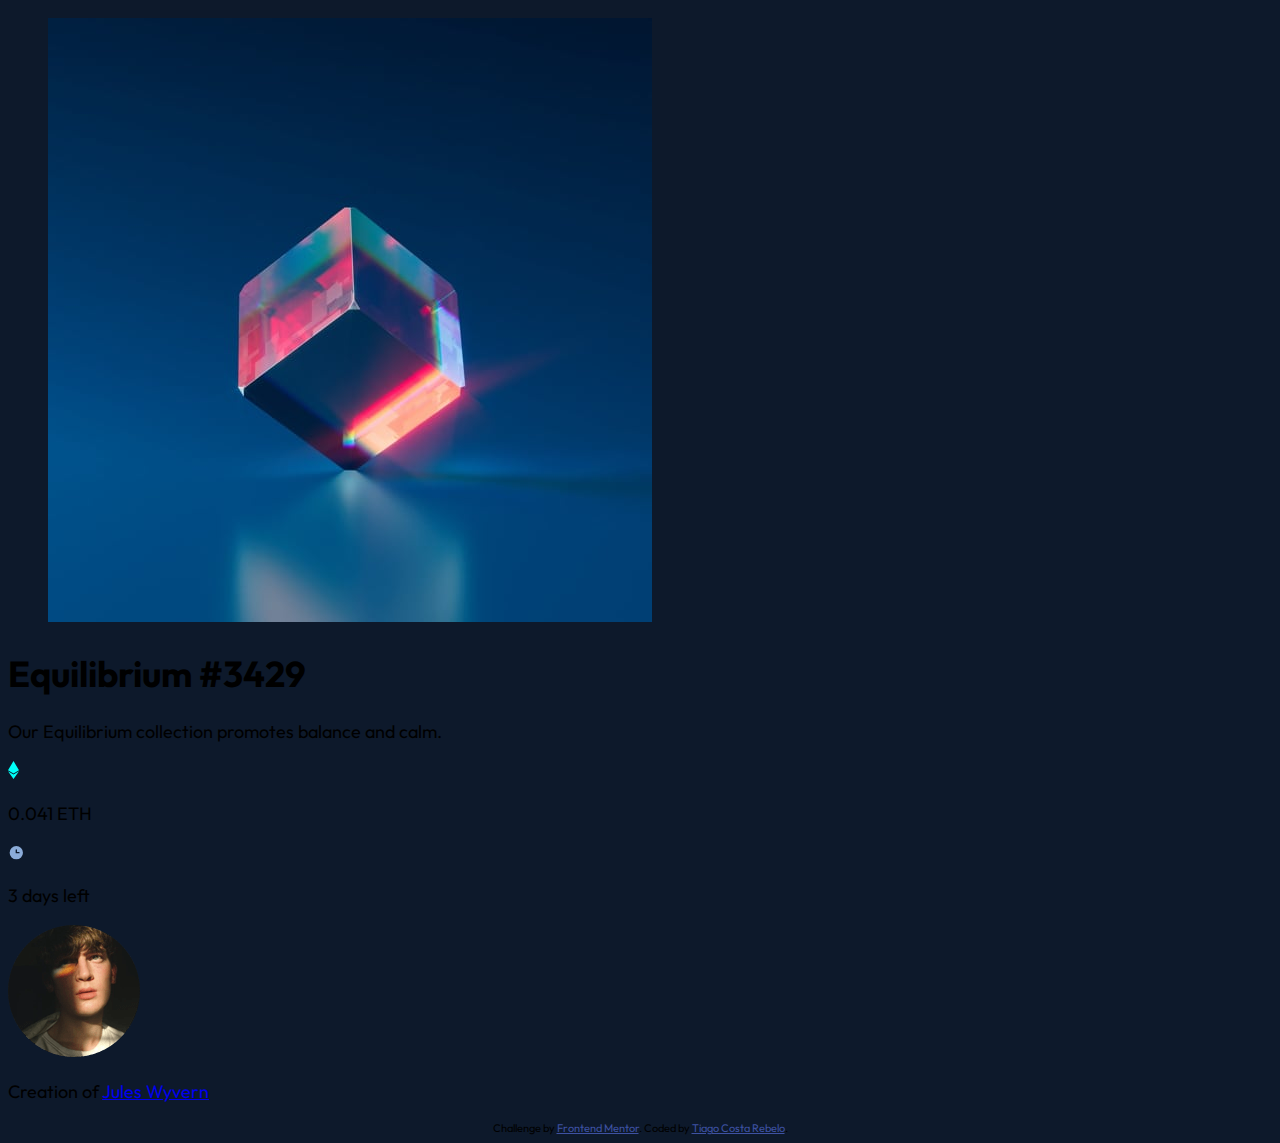
<file: nft-preview-card-component/index.html>
<!DOCTYPE html>
<html lang="en">
<head>
  <meta charset="UTF-8">
  <meta name="viewport" content="width=device-width, initial-scale=1.0"> <!-- displays site properly based on user's device -->

  <link rel="icon" type="image/png" sizes="32x32" href="./images/favicon-32x32.png">
  
  <title>Frontend Mentor | NFT preview card component</title>
  <link rel="stylesheet" type="text/css" href="./styles/style.css">
  <!-- Feel free to remove these styles or customise in your own stylesheet 👍 -->
  <style>
    .attribution { font-size: 11px; text-align: center; }
    .attribution a { color: hsl(228, 45%, 44%); }
  </style>
</head>
<body>
  <main class="container">
      <figure class="image-container">
        <img src="./images/image-equilibrium.jpg" alt="equilibrium">
      </figure>
      <header class="card-header">
        <h1 class="card-title">Equilibrium #3429</h1>
        <p class="card-descript">Our Equilibrium collection promotes balance and calm.</p>
      </header>
      
      <section class="card-stats">
        <div class="price">
          <img src="./images/icon-ethereum.svg" alt="ethereum icon">
          <p class="eth-cost">0.041 ETH</p>
        </div>
        <div class="timer">
          <img src="./images/icon-clock.svg" alt="clock icon">
          <p class="time-left">3 days left</p>
        </div>        
      </section>
      <div class="dividing-line"></div>
      <footer class="card-footer">
        <img src="./images/image-avatar.png" alt="user avatar">
        <p class="card-owner">Creation of <a href="#"><span>Jules Wyvern</span></a></p>
      </footer>
  </main>

  <div class="attribution">
    Challenge by <a href="https://www.frontendmentor.io?ref=challenge" target="_blank">Frontend Mentor</a>. 
    Coded by <a href="https://github.com/tiagocostarebelo" target=_blank>Tiago Costa Rebelo</a>.
  </div>
</body>
</html>
</file>
<file: 01.order_summary_component/styles.css>
* {
    box-sizing: border-box;
    margin: 0;
    padding: 0;
}

:root {
    --primary_pale_blue: hsl(225, 100%, 94%);
    --primary_bright_blue: hsl(245, 75%, 52%);

    --neutral_pale_blue: hsl(228, 100%, 98%);
    --neutral_desaturated_blue: hsl(224, 23%, 55%);
    --neutral_dark_blue: hsl(223, 47%, 23%);

    font-family: "Red Hat Display", sans-serif;
    font-size: 16px;
}

body {
    min-height: 100vh;
    background-image: url('./images/pattern-background-mobile.svg');
    background-repeat: no-repeat;
    background-size: contain;
    background-color: var(--primary_pale_blue);
    text-align: center;
    position:relative;
}

.btn {
    border: none;
    background: none;    
    cursor: pointer;
    font-family: "Red Hat Display", sans-serif;
}

.card {
    position: absolute;
    top: 50%;
    left: 50%;
    transform: translate(-50%, -50%);
    width: 350px;
    display: flex;
    flex-direction: column;
    align-items: center;
    justify-content: center;
    background-color: white;
    border-radius: 20px;
}

.card img {
    max-width: 100%;
    border-radius: 20px 20px 0 0;
}

.card .intro {
    margin: 30px 40px 0px 40px;
}

.card .intro .title {
    color: var(--neutral_dark_blue);
    font-weight: 900;
    font-size: 22px;
    -webkit-text-stroke-width: 0.25px;
    -webkit-text-stroke-color: var(--neutral_desaturated_blue);    
    margin-bottom: 20px;
}

.card .intro .description {
    color: var(--neutral_desaturated_blue);
    font-size: 14px;
    font-weight: 500;
    line-height: 25px;
}

.card .plan_summary {
    display: flex;
    align-items: center;
    justify-content: space-around;
    background-color: var(--neutral_pale_blue);
    width: 85%;
    border-radius: 10px;
    margin: 20px 10px 20px 10px;
    padding: 12.5px 2.5px 12.5px 2.5px;
}

.card .plan_summary img{
   width: 40px;
}

.card .plan_summary .plan_pricing{
    text-align: left;
    margin-left: -20px;
    line-height: 20px;
}

.card .plan_summary .plan_pricing > h5 {
    color: var(--neutral_dark_blue);
    font-size: 13px;
    font-weight: 900;
}

.card .plan_summary .plan_pricing > p {
    color: var(--neutral_desaturated_blue);
    font-size: 13px;
    font-weight: 500;
}

.card .plan_summary .plan_btn .btn_change {
    color: var(--primary_bright_blue);
    font-weight: 900;
    text-decoration: underline;
}

.card .plan_summary .plan_btn .btn_change:hover{
    text-decoration: none;
    opacity: 70%;
}

.card .order_buttons {
    display: flex;
    flex-direction: column;
    width: 85%;
    margin-bottom: 20px;    
}

.card .order_buttons .btn_payment {
    background-color: var(--primary_bright_blue);
    padding: 12.5px;
    border-radius: 10px;
    color: white;
    font-weight: 700;
    box-shadow: 0px 15px 10px var(--primary_pale_blue);
}

.card .order_buttons .btn_payment:hover {
    opacity: 70%;
}

.card .order_buttons .btn_cancel {
    margin: 20px 0px 10px 0px;
    font-weight: 900;
    font-size: 12px;
    color: var(--neutral_desaturated_blue)
}

.card .order_buttons .btn_cancel:hover {
    color: var(--neutral_dark_blue);
}

.attribution { 
    position: absolute;
    font-size: 11px; 
    text-align: center; 
    bottom: 10px;
    left:0;
    right: 0;
}

.attribution a { 
    color: hsl(228, 45%, 44%); 
}

@media (min-width: 768px) {
    body {
        min-height: 100vh;
        background-image: url('./images/pattern-background-desktop.svg');
    }
}
</file>
<file: 02.stats_preview_card_component/styles/style.css>
@import url('https://fonts.googleapis.com/css2?family=Inter:wght@400;700&display=swap');
@import url('https://fonts.googleapis.com/css2?family=Lexend+Deca&display=swap');

:root {
    /* COLORS */
    /* PRIMARY */
    --main-bg: hsl(233, 47%, 7%);
    --card-bg: hsl(244, 38%, 16%);
    --accent: hsl(277, 64%, 61%);

    /* NEUTRAL */
    --heading: hsl(0, 0%, 100%); /* main heading, stats */
    --paragraphs: hsla(0, 0%, 100%, 0.75);
    --stat-headings: hsla(0, 0%, 100%, 0.6);

    --ff-inter: 'Inter', sans-serif;
    --ff-lexend: 'Lexend Deca', sans-serif;
}

body {
    font-size: 15px;
    background-color: var(--main-bg);
    position: relative;
    min-height: 100vh;

}

.container {
    background-color: var(--card-bg);
    border-radius: 10px;
    position: absolute;
    left: 50%;
    top: 50%;
    -webkit-transform: translate(-50%, -50%);
    transform: translate(-50%, -50%);
    width: 90%;
    display: flex;
    flex-direction: column;
}

.container .image_holder {
    min-height: 200px;
    max-height: 100%;
    background-image: url('../images/image-header-mobile.jpg');
    background-repeat: no-repeat;
    background-size: cover;
    border-radius: 10px 10px 0 0;
}

.overlay {
    position: relative;
    z-index: 0;
}
  
.overlay::after {
    content: '';
    position: absolute;
    top: 0;
    left: 0;
    width: 100%;
    height: 100%;
    background: var(--accent);
    opacity: .5;
    border-radius: 10px 10px 0 0;
}

.container .card-info {
    display: flex;
    flex-direction: column;
    align-items: center;
    justify-content: center;
    text-align: center;
    gap: 1em;
    padding: 20px;
}

.container .card-info .intro h1 {
    font-weight: 700;
    font-size: 20px;
    font-family: var(--ff-inter);
    color: var(--heading);
}

.container .card-info .intro h1 span {
    color: var(--accent);
}

.container .card-info .intro p {
    font-size: 11px;
    font-weight: 400;
    font-family: var(--ff-inter);
    color: var(--stat-headings);
    line-height: 1.6em;
}

.container .card-info .stats .wrapper .stat-number {
    font-size: 18px;
    color: var(--heading);
    font-family: var(--ff-inter);
    margin-bottom: -5px;
}

.container .card-info .stats .wrapper .stat-text {
    font-size: 9px;
    letter-spacing: 1px;
    font-weight: 400;
    color: var(--stat-headings);
    font-family: var(--ff-lexend);
    text-transform: uppercase;
}

.attribution { 
    position: absolute;
    top: 100%;
    left: 50%;
    -webkit-transform: translate(-50%, -100%);
    transform: translate(-50%, -100%);
    font-family: var(--ff-inter);
    color: var(--heading);
    font-size: 8px; 
    text-align: center;
}

.attribution a { 
    color: hsl(228, 45%, 44%); 
}

@media (min-width: 750px){
    .container {
        display: flex;
        flex-direction: row-reverse;
        width: 60%;
    }

    .container .image_holder {
        min-height: 100%;
        width: 70%;
        background-image: url('../images/image-header-desktop.jpg');
        background-repeat: no-repeat;
        background-size: cover;
        border-radius: 0px 10px 10px 0;
    }

    .overlay {
        position: relative;
        z-index: 0;
    }
      
    .overlay::after {
        content: '';
        position: absolute;
        top: 0;
        left: 0;
        width: 100%;
        height: 100%;
        background: var(--accent);
        opacity: .5;
        border-radius: 0 10px 10px 0;
    }

    .container .card-info {
        display: flex;
        flex-direction: column;
        align-items: flex-start;
        justify-content: center;
        gap: 1em;
        width: 50%;
        padding: 60px;
    }
    
    .container .card-info .intro h1 {
        font-weight: 700;
        font-size: 28px;
        text-align: left;
    }
    
    .container .card-info .intro p {
        font-size: 11px;
        line-height: 1.9em;
        text-align: left;
        width: 80%;
    }

    .container .card-info .stats {
        display: flex;
        flex-direction: row;
        align-items: flex-start;  
        justify-content: space-between;
        width: 80%;     
    }
    
    .attribution { 
        position: absolute;
        top: 100%;
        left: 50%;
        -webkit-transform: translate(-50%, -100%);
        transform: translate(-50%, -100%);
        font-family: var(--ff-inter);
        color: var(--heading);
        font-size: 8px; 
        text-align: center;
    }
    
    .attribution a {
        color: hsl(228, 45%, 44%); 
    }
}
</file>
<file: 03.nft-preview-card-component/styles/style.css>
@import url('https://fonts.googleapis.com/css2?family=Outfit:wght@300;400;600&display=swap');

:root {
    /* Primary Colors */
    --soft-blue: hsl(215, 51%, 70%);
    --cyan: hsl(178, 100%, 50%);

    /* Neutral */
    --main-bg: hsl(217, 54%, 11%);
    --card-bg: hsl(216, 50%, 16%);
    --line: hsl(215, 32%, 27%);
    --white: hsl(0, 0%, 100%);
}

body {
    font-size: 18px;
    font-family: 'Outfit', sans-serif;
    background-color: var(--main-bg);
    height: 100vh;
    display: flex;
    flex-direction: column;
    justify-content: center;
}

.container {
    background-color: var(--card-bg);
    width: 275px;
    height: 475px;
    margin: 0 auto;
    padding: 20px;
    border-radius: 15px;

    -webkit-box-shadow: 0px 40px 3px 12px hsla(216, 86%, 6%, 0.384);
    box-shadow: 0px 40px 3px 12px hsla(216, 86%, 6%, 0.384);
}

.container .img-container {
    position: relative;
    cursor: pointer;
}

.container .img-container img {
    max-width: 100%;
    border-radius: 15px;
    
}

.container .overlay {
    background-color: var(--cyan);
    opacity: 0;
    text-align: center;
    position: absolute;
    top: 0;
    left: 0;
    right: 0;
    bottom: 0;
    width: 100%;
    height: 100%;
    border-radius: 15px;
}

.container .overlay .icon {
    margin-top: 45%;
}

.container .img-container:hover .overlay {
    opacity: 0.8;
}

.container .card-header {
    text-align: left;
}

.container .card-header .card-title {
    color: var(--white);
    font-size: 22px;
    margin-bottom: -5px;
    cursor:pointer;
}

.container .card-header .card-title:hover {
    color: var(--cyan);
    
}

.container .card-header .card-descript {
    color: var(--soft-blue);
    font-size: 15px;
    line-height: 1.6;
    font-weight: 300;
}

.container .card-stats {
    display: flex;
    align-items: center;
    margin-top: -20px;
    gap: 1em;
    width: 100%;
}

.container .card-stats .price, 
.container .card-stats .timer {
    display: flex;
    align-items: center;
    gap: 10px;
    width: 50%;
}

.container .card-stats .timer {
    justify-content: flex-end;
}

.container .card-stats .price .text, 
.container .card-stats .timer .text {
    font-size: 16px;
}

.container .card-stats .price .text {
    color: var(--cyan);
    font-weight: 600;
}

.container .card-stats .timer .text {
    color: var(--soft-blue);
    font-weight: 400;
}

.container .dividing-line {
    width: 100%;
    height: 2px;
    background-color: var(--line);
}

.container .card-footer {
    display: flex;
    align-items: center;
    gap: 1em;
    width: 100%;
    margin-top: 5px;
}

.container .card-footer img {
    max-width: 100%;
    width: 30px;
    height: 30px;
    border-radius: 50%;
    border: 2px solid var(--white);
}

.container .card-footer .card-owner {
    font-size: 15px;
    font-weight: 400;
    color: var(--soft-blue);
}

.container .card-footer .card-owner span {
    color: var(--white);
}

.container .card-footer .card-owner span:hover {
    color: var(--cyan);
}

.container .card-footer .card-owner a {
    text-decoration: none;
}

.attribution { 
    font-size: 11px; 
    text-align: center; 
    margin-top: 60px;
}
.attribution a { 
    color: hsl(228, 45%, 44%);
    text-decoration: none;
}
</file>
<file: 04.3-column-preview-card-component/styles/style.css>
/* FONTS */
@import url('https://fonts.googleapis.com/css2?family=Big+Shoulders+Display:wght@700&family=Lexend+Deca&display=swap');
/* 
font-family: 'Big Shoulders Display', cursive;
font-family: 'Lexend Deca', sans-serif;
*/

/* RESETS */

/* Box sizing rules */
*,
*::before,
*::after {
  box-sizing: border-box;
}

/* Remove default margin */
body,
h1,
h2,
h3,
h4,
p,
figure,
blockquote,
dl,
dd {
  margin: 0;
}

/* Remove list styles on ul, ol elements with a list role, which suggests default styling will be removed */
ul[role='list'],
ol[role='list'] {
  list-style: none;
}

/* Set core root defaults */
html:focus-within {
  scroll-behavior: smooth;
}

/* Set core body defaults */
body {
  min-height: 100vh;
  text-rendering: optimizeSpeed;
  line-height: 1.5;
}

/* A elements that don't have a class get default styles */
a:not([class]) {
  text-decoration-skip-ink: auto;
}

/* Make images easier to work with */
img,
picture {
  max-width: 100%;
  display: block;
}

/* Inherit fonts for inputs and buttons */
input,
button,
textarea,
select {
  font: inherit;
}

/* Remove all animations, transitions and smooth scroll for people that prefer not to see them */
@media (prefers-reduced-motion: reduce) {
  html:focus-within {
   scroll-behavior: auto;
  }
  
  *,
  *::before,
  *::after {
    animation-duration: 0.01ms !important;
    animation-iteration-count: 1 !important;
    transition-duration: 0.01ms !important;
    scroll-behavior: auto !important;
  }
}


/* ------------------------------------------------------------------------------------------------ */

:root {
    /* Primary */

    --bright-orange: hsl(31, 77%, 52%);
    --dark-cyan: hsl(184, 100%, 22%);
    --very-dark-cyan: hsl(179, 100%, 13%);

    /* Neutral */

    --paragraphs: hsla(0, 0%, 100%, 0.75);
    --background: hsl(0, 0%, 95%);
    --headings: hsl(0, 0%, 95%);
    --buttons: hsl(0, 0%, 95%);
}

/* BODY FONT SIZE */
body {
    font-size: 15px;
    font-family: 'Lexend Deca', sans-serif;
    font-weight: 400;
    display: flex;
    align-items: center;
    justify-content: center;
}

.container {
    padding: 40px 20px;
}

.container .cards-container {
    display: grid;
    grid-template-rows: repeat(3, 1fr);
}

.container .cards-container .card {
    padding: 40px;
    max-width: 300px;
}

.container .cards-container .card-one {
    background-color: var(--bright-orange);
    border-radius: 10px 10px 0 0;
}

.container .cards-container .card-two {
    background-color: var(--dark-cyan);
}

.container .cards-container .card-three {
    background-color: var(--very-dark-cyan);
    border-radius: 0 0 10px 10px;
}

.container .cards-container .card .icon {
    margin-bottom: 2em;
}

.container .cards-container .card .card-title {
    color: var(--headings);
    text-transform: uppercase;
    font-family: 'Big Shoulders Display', cursive;
    font-size: 2.5em;
    font-weight: 700;
    margin-bottom: 0.5em;
}

.container .cards-container .card .card-text {
    color: var(--paragraphs);
    line-height: 1.6;
    margin-bottom: 1.5em;
}

.container .cards-container .card .btn {
    outline: none;
    background: var(--buttons);
    border: 2px solid var(--buttons);
    padding: 10px 30px;
    border-radius: 30px;
}

.container .cards-container .card .btn:hover {
    background: transparent;
}

.container .cards-container .card .btn.btn-link {
    text-decoration: none;
    display: inline-block;
    font-weight: 400;
}

.container .cards-container .card .btn-one {
    color: var(--bright-orange);
}

.container .cards-container .card .btn-two {
    color: var(--dark-cyan);
}

.container .cards-container .card .btn-three {
    color: var(--very-dark-cyan);
}

.container .cards-container .card .btn-one:hover,
.container .cards-container .card .btn-two:hover,
.container .cards-container .card .btn-three:hover {
    color: var(--buttons);
}

.attribution { 
    font-size: 11px;
    text-align: center; 
    margin-top: 2em;
}

.attribution a { 
    color: hsl(228, 45%, 44%); 
}

@media (min-width: 375px) {
    .container .cards-container {
        display: grid;
        grid-template-rows: 1fr;
        grid-template-columns: repeat(3, 1fr);
    }

    .container .cards-container .card-one {
        border-radius: 10px 0 0 10px;
    }
    
    .container .cards-container .card-three {
        border-radius: 0 10px 10px 0;
    }

    .container .cards-container .card .card-text {
        margin-bottom: 5.5em;
    }
}
</file>
<file: nft-preview-card-component/styles/style.css>
@import url('https://fonts.googleapis.com/css2?family=Outfit:wght@300;400;600&display=swap');

:root {
    /* Primary Colors */
    --soft-blue: hsl(215, 51%, 70%);
    --cyan: hsl(178, 100%, 50%);

    /* Neutral */
    --main-bg: hsl(217, 54%, 11%);
    --card-bg: hsl(216, 50%, 16%);
    --line: hsl(215, 32%, 27%);
    --white: hsl(0, 0%, 100%);
}

body {
    font-size: 18px;
    font-family: 'Outfit', sans-serif;
    background-color: var(--main-bg);
}
</file>
<file: 05.profile-card-component-main/styles/style.css>
/* FONTS */
@import url('https://fonts.googleapis.com/css2?family=Kumbh+Sans:wght@400;700&display=swap');
/* 
font-family: 'Kumbh Sans', sans-serif;
*/

/* RESETS */

/* Box sizing rules */
*,
*::before,
*::after {
  box-sizing: border-box;
}

/* Remove default margin */
body,
h1,
h2,
h3,
h4,
p,
figure,
blockquote,
dl,
dd {
  margin: 0;
}

/* Remove list styles on ul, ol elements with a list role, which suggests default styling will be removed */
ul[role='list'],
ol[role='list'] {
  list-style: none;
}

/* Set core root defaults */
html:focus-within {
  scroll-behavior: smooth;
}

/* Set core body defaults */
body {
  min-height: 100vh;
  text-rendering: optimizeSpeed;
  line-height: 1.5;
}

/* A elements that don't have a class get default styles */
a:not([class]) {
  text-decoration-skip-ink: auto;
}

/* Make images easier to work with */
img,
picture {
  max-width: 100%;
  display: block;
}

/* Inherit fonts for inputs and buttons */
input,
button,
textarea,
select {
  font: inherit;
}

/* Remove all animations, transitions and smooth scroll for people that prefer not to see them */
@media (prefers-reduced-motion: reduce) {
  html:focus-within {
   scroll-behavior: auto;
  }
  
  *,
  *::before,
  *::after {
    animation-duration: 0.01ms !important;
    animation-iteration-count: 1 !important;
    transition-duration: 0.01ms !important;
    scroll-behavior: auto !important;
  }
}


/* ------------------------------------------------------------------------------------------------ */

:root {
    /* Primary */

    --dark-cyan: hsl(185, 75%, 39%);
    --very-dark-desaturated-blue: hsl(229, 23%, 23%);
    --dark-grayish-blue: hsl(227, 10%, 46%);

    /* Neutral */

    --dark-gray: hsl(0, 0%, 59%);
}

/* BODY FONT SIZE */
body {
    font-size: 15px;
    font-family: 'Kumbh Sans', sans-serif;
    font-weight: 400;
    width: 100vw;
    height: 100vh;
    display: flex;
    flex-direction: column;
    align-items: center;
    justify-content: center;
    background-color: var(--dark-cyan);
    position: relative;
}

/*  
body::before {
    content:'';
    position: absolute;
    top: 0;
    left: 0;
    right: 0;
    bottom: 0;
    background-image:url('../images/bg-pattern-top.svg');
    background-repeat: no-repeat;
    background-size: cover;
} 

body::after {
    content:'';
    position: absolute;
    top: 40%;
    left: 40%;
    right: 0;
    bottom: 0;
    background-image:url('../images/bg-pattern-bottom.svg');
    background-repeat: no-repeat;
    background-size: cover;
    z-index: -1;
} */

.card {
    background-color: white;
    border-radius: 20px;
    width: 330px;
    height: 370px;
    display: flex;
    flex-direction: column;
    align-items: center;
    margin-bottom: 20px;
}

.card .img-top img {
    display: block;
    width: 100%;
    border-radius: 20px 20px 0 0;
}

.card .avatar {
    position: relative;
    width: 100%;
}

.card .avatar img {
    position: absolute;
    top: -53px;
    left: calc(50% - 48px);
    border-radius: 50%;
    border: 5px solid white;
    outline-offset: 2px;
}

.card .user-info {
    text-align: center;
    margin-top: 70px;
    margin-bottom: 35px;
}

.card .user-info .user-name {
    font-size: 18px;
    color: var(--very-dark-desaturated-blue);
}

.card .user-info .user-name span {
    color: var(--dark-gray);
    font-weight: 400;
    margin-left: 5px;
}

.card .user-info .user-city {
    margin-top: 5px;
    color: var(--dark-gray);
    margin-bottom: -20px;
}

.card .dividing-line {
  width: 100%;
  height: 2px;
  color: var(--very-dark-desaturated-blue);
  opacity: 0.2;
  margin-bottom: 20px;
}

.card .user-stats {
  width: 80%;
  display: flex;
  align-items: center;
  justify-content: space-between;
}

.card .user-stats .follower-stat {
  text-align: center;
}

.card .user-stats .follower-stat .stat-total {
  font-size: 18px;
  color: var(--very-dark-desaturated-blue);
}

.card .user-stats .follower-stat .stat-title {
  font-size: 12px;
  color: var(--dark-grayish-blue);
  line-height: 1.8;
  letter-spacing: 2px;
}

.attribution { 
    font-size: 11px; 
    text-align: center; 
}

.attribution a { 
    color: hsl(228, 45%, 44%); 
}
</file>
<file: 06.social-proof-section/styles/styles.css>
/* FONTS */
@import url('https://fonts.googleapis.com/css2?family=League+Spartan:wght@400;500;700&display=swap');
/* 
font-family: 'League Spartan', sans-serif;
*/

/* RESETS */

/* Box sizing rules */
*,
*::before,
*::after {
  box-sizing: border-box;
}

/* Remove default margin */
body,
h1,
h2,
h3,
h4,
p,
figure,
blockquote,
dl,
dd {
  margin: 0;
}

/* Remove list styles on ul, ol elements with a list role, which suggests default styling will be removed */
ul[role='list'],
ol[role='list'] {
  list-style: none;
}

/* Set core root defaults */
html:focus-within {
  scroll-behavior: smooth;
}

/* Set core body defaults */
body {
  min-height: 100vh;
  text-rendering: optimizeSpeed;
  line-height: 1.5;
}

/* A elements that don't have a class get default styles */
a:not([class]) {
  text-decoration-skip-ink: auto;
}

/* Make images easier to work with */
img,
picture {
  max-width: 100%;
  display: block;
}

/* Inherit fonts for inputs and buttons */
input,
button,
textarea,
select {
  font: inherit;
}

/* Remove all animations, transitions and smooth scroll for people that prefer not to see them */
@media (prefers-reduced-motion: reduce) {
  html:focus-within {
   scroll-behavior: auto;
  }
  
  *,
  *::before,
  *::after {
    animation-duration: 0.01ms !important;
    animation-iteration-count: 1 !important;
    transition-duration: 0.01ms !important;
    scroll-behavior: auto !important;
  }
}

/*-------------------------------------------------*/

:root {
    /* Primary */    
    --very-dark-magenta: hsl(300, 43%, 22%);
    --soft-pink: hsl(333, 80%, 67%);

    /* Neutral */

    --dark-gray-magenta: hsl(303, 10%, 53%);
    --light-gray-magenta: hsl(300, 24%, 96%);
    --white: hsl(0, 0%, 100%);

}

/* MOBILE FIRST */
body {
    font-family: 'League Spartan', sans-serif;
    font-size: 0.938rem;
    font-weight: 400;
    width: 100vw;    
    background-color: var(--white);
    background-image: url(../images/bg-pattern-top-mobile.svg), url(../images/bg-pattern-bottom-mobile.svg);
    background-repeat: no-repeat;
    background-size: 100%;
    background-position: right 0vw bottom 160vh, left 0vw top 100vh;
}

main {
    padding: 2em;
}

#title-rating {
    display: flex;
    flex-direction: column;
    align-items: center;
    justify-content: center;
    gap: 2em;    
    margin-top: 3em;
}

#title-rating .title {
    text-align: center;
}

#title-rating .title h2 {    
    font-size: 2.5rem;
    line-height: 0.8;
    font-weight: 700;
    color: var(--very-dark-magenta);
    margin-bottom: 1rem;
}

#title-rating .title p {
    font-size: 1rem;
    font-weight: 500;
    color: var(--dark-gray-magenta);
    line-height: 1.2;
}

.ratings {
    width: 100%;
    display: flex;
    flex-direction: column;
    align-items: center;
    justify-content: center;
    gap: 1em;
}

.reviews-ratings {
    background-color: var(--light-gray-magenta);
    border-radius: 0.75em;
    padding-block: 0.75em;
    width: 100%;
    display: flex;
    align-items: center;
    flex-direction: column-reverse;
    gap: 0.80em;
}

.reviews-ratings .stars {
    display: flex;
    align-items: center;
    justify-content: space-between;
    margin-top: 0.5em;
    gap: 0.55em;
}

.reviews-ratings .ratedin {
    margin: 0;
    font-size: 1rem;
    font-weight: 700;
    color: var(--very-dark-magenta);
}



.attribution {
    font-size: 11px;
    text-align: center;
  }

  .attribution a {
    color: hsl(228, 45%, 44%);
  }
</file>
<file: 07.recipe-page-main/css/styles.css>
@import './resets.css';

:root {
    --nutmeg: hsl(14, 45%, 36%);
    --dark-raspberry: hsl(332, 51%, 32%);

    --white: hsl(0, 0%, 100%);
    --rose-white: hsl(330, 100%, 98%);
    --eggshell: hsl(30, 54%, 90%);
    --light-grey: hsl(30, 18%, 87%);
    --wenge-brown: hsl(30, 10%, 34%);
    --dark-charcoal: hsl(24, 5%, 18%);

    --ff-title: "Young Serif", serif;
    --ff-paragraphs: "Outfit", sans-serif;
}

/* GLOBAL STYLES */

html {
    font-size: 16px;
}

body {
    font-family: var(--ff-paragraphs);
    background-color: var(--eggshell);
}

section {
    margin-block: 2em;
}

h1[class*='title'],
h2[class*='title'] {
    font-family: var(--ff-title);
    font-weight: 500;
}

img {
    width: 100%;
    display: block;
}

.bold {
    font-weight: bold;
}

hr {
    background-color: var(--light-grey);
    height: 1px;
    border: none;
}

/* MAIN */ 
main {
    background-color: var(--white);
    margin: 0 auto;
    width: 80dvw;
    max-width: 700px;
    padding: 2em;
    border-radius: 20px;
    margin-block: 5em;
}

/* HEADER HERO BANNER */
.hero__banner img{
    border-radius: 10px;
}

/* SECTION RECIPE INTRO */
.recipe__intro-title {    
    font-size: 2em;
    color: var(--dark-charcoal);
}

.recipe__intro-description,
.nutrition__stats-description {
    margin-top: 0.75em;
    color: var(--wenge-brown);
}

/* SECTIONS */
.preparation__box {
    background-color: var(--rose-white);
    border-radius: 10px;
    padding: 1.5em;
}

.preparation__box-title {
    color: var(--dark-raspberry);    
}

.ingredients-title,
.instructions-title,
.nutrition__stats-title {
    color: var(--nutmeg);
}

.preparation__box-list,
.ingredients-list,
.instructions-list {
    margin-top: 0.5em;
    padding-inline: 1.25em;
}

.preparation__box-list--item::marker,
.ingredients-list--item::marker,
.instructions-list--item::marker {
    color: var(--nutmeg);
}
.instructions-list--item::marker {
    font-weight: bold;
}

.preparation__box-list--item,
.ingredients-list--item,
.instructions-list--item {
    padding-left: 1em;
    padding-top: 0.35em;
    color: var(--wenge-brown);
}

table {
    margin-top: 1em;
    width: 100%;
    border-collapse: collapse;
}

.nutrition__stats-table--row {
    border-bottom: 1px solid var(--light-grey);
}

.nutrition__stats-cell--title {
    width: 50%;
    padding-left: 2em;
    padding-block: 0.75em;
}

.nutrition__stats-cell--value {
    padding-left: 1em;
    font-weight: bold;
    color: var(--nutmeg);
}

@media screen and (max-width: 425px) {
    body {
        background-color: var(--white);
    }
    main {
        background-color: var(--white);
        border-radius: 0;
        margin: 0 auto;
        width: 100%;
        padding: 0em;
    }

    .hero__banner img{
        width: 100%;
        border-radius: 0;
    }

    section {
        padding-inline: 2em;
    }

    
    .nutrition__stats-cell--title {
        padding-left: 1em;
    }
    
    .nutrition__stats-cell--value {
        padding-left: 0.5em;
    }
}
</file>
<file: 08.qr-code-component-main/css/styles.css>
@import './resets.css';

:root {
    --white: hsl(0, 0%, 100%);
    --light-gray: hsl(212, 45%, 89%);
    --grayish-blue: hsl(220, 15%, 55%);
    --dark-blue: hsl(218, 44%, 22%);
}

/* GLOBAL STYLES */
html {
    font-size: 15px;
}

body {
    font-family: 'Outfit', sans-serif;
    background-color: var(--light-gray);
}

/* MAIN */ 
main {
    background-color: var(--white);
    margin: 0 auto;
    width: 300px;
    padding: 1.25em;
    border-radius: 20px;
    margin-block: 7em 5em;

    text-align: center ;
    box-shadow: 0px 10px 20px 5px #0000000a;
}

.qr__code img{
    border-radius: 10px;
}

.card__details {
    margin-block: 2em;
}

.card__details-title {
    color: var(--dark-blue);
    margin-bottom: 0.5em;
    line-height: 1.2;
}

.card__details-description {
    color: var(--grayish-blue);
    line-height: 1.2;
}
</file>
<file: 09.blog-preview-card-main/css/styles.css>
@import './resets.css';

/* font-family: "Figtree", sans-serif; */
:root {
    /* PRIMARY */
    --yellow: hsl(47, 88%, 63%);

    /* NEUTRAL */
    --white: hsl(0, 0%, 100%);
    --grey: hsl(0, 0%, 50%);
    --black: hsl(0, 0%, 7%);
}

/* GLOBAL STYLES */
html {
    font-size: 16px;
}

body {
    font-family: "Figtree", sans-serif;
    background-color: var(--yellow);
}

/* MAIN */
.card__container {
    background-color: var(--white);
    margin: 0 auto;
    width: 375px;
    padding: 1.25em;
    border-radius: 20px;
    margin-block: 7em;
    border: 1px solid var(--black);
    box-shadow: 9px 9px 0px 0px #000000
}

@media screen and (max-width: 425px){
    .card__container {
        width: 325px;
    }
}

.card__banner img {
    width: 100%;
    border-radius: 10px;
}

.card__info {
    margin-top: 1.5em;
}

.card__info-tag {
    background-color: var(--yellow);
    width: fit-content;
    padding: 2px 10px;
    border-radius: 5px;

    font-size: 0.90em;
    font-weight: 800;
    margin-bottom: 0.75em;
}

.card__info-pubdate {
    font-weight: 500;
    font-size: 0.85em;
}

@media screen and (max-width: 425px){
    .card__info-pubdate {
        font-size: 0.75em;
    }
}

.card__resume {
    margin-top: 1em;
}

.card__resume-title {
    font-size: 1.5em;
    font-weight: 800;
}

.card__resume-title:hover{
    color: var(--yellow);
}

.card__resume-brief {
    margin-top: 1em;
    color: var(--grey);
    font-weight: 500;
}

@media screen and (max-width: 425px){
    .card__resume-title {
        font-size: 1.2em;
    }
    
    .card__resume-brief {
        font-size: 0.85em;
    }
}

.card__author {
    margin-top: 1em;
    display: flex;
    align-items: center;
    justify-content: flex-start;
    gap: 1em;
}

.card__author img {
    width: 30px;
}

.card__author-name {
    font-weight: 800;
}

@media screen and (max-width: 425px){
    .card__author-name {
        font-size: 0.75em;
    }
}
</file>
<file: 10.social-links-profile-main/css/styles.css>
@import './resets.css';

:root {
    /* PRIMARY */
    --green: hsl(75, 94%, 57%);

    /* NEUTRAL */
    --white: hsl(0, 0%, 100%);
    --grey: hsl(0, 0%, 20%);
    --dark-grey: hsl(0, 0%, 12%);
    --off-black: hsl(0, 0%, 8%);
}

/* GLOBAL STYLES */
html {
    font-size: 14px;
}

body {
    font-family: "Inter", sans-serif;
    background-color: var(--off-black);
}

/* MAIN */
.card__container {
    background-color: var(--dark-grey);
    margin: 0 auto;
    width: 100%;
    max-width: 450px;
    padding: 2em 3.5em;
    border-radius: 20px;
    margin-block: 7em;
}

@media screen and (max-width: 425px) {
    .card__container {        
        width: 100%;
        max-width: 325px;
        padding: 2em 1.5em;
    }
}

.card__header {
    text-align: center;
    margin-block: 1.25em;
}

.card__header img {
    margin: 0 auto;
    width: 100px;
    border-radius: 50%;
}

.card__header-name {
    margin-top: 0.85em;
    font-weight: 600;
    color: var(--white);
}

.card__header-location {
    margin-top: 0.25em;
    font-size: 16px;
    font-weight: 600;
    color: var(--green);
}

.card__header-bio {
    margin-top: 1.5em;
    font-size: 16px;
    font-weight: 400;
    color: var(--white);
    opacity: 0.6;
}

@media screen and (max-width: 425px) {       
    .card__header-bio {
        font-size: 14px;
    }
}

.card__links {
    text-align: center;
    margin-block: 1.5em;
}

.card__links-link {
    display: block;
    width: 100%;
    border-radius: 10px;
    padding-block: 1em;
    background-color: var(--grey);
    font-weight: 700;
    color: var(--white);
    text-decoration: none;
    cursor: pointer;
}

.card__links-link:hover {
    background-color: var(--green);
    color: var(--grey);
    font-weight: 700;
}

.card__links-link:not(:first-child) {
    margin-top: 1.25em;
}
</file>
<file: 11.product-preview-card-component-main/css/styles.css>
@import './resets.css';

:root {
    /* PRIMARY */
    --dark-cyan: hsl(158, 36%, 37%);
    --cream: hsl(30, 38%, 92%);

    --hover-dark-cyan: hsl(155, 33%, 18%);

    /* NEUTRAL */
    --very-dark-blue: hsl(212, 21%, 14%);
    --dark-grayish-blue: hsl(228, 12%, 48%);
    --white: hsl(0, 0%, 100%);
}

/* GLOBAL STYLES */
html {
    font-size: 14px;
}

body {
    font-family: "Montserrat", sans-serif;
    color: var(--dark-grayish-blue);
    background-color: var(--cream);
}

.container {      
    margin-block: 10em;
}

.card {
    --maxWidth: 615px;    
    max-width: var(--maxWidth);
    margin: 0 auto;
    background-color: var(--white);
    border-radius: 15px;
    
    display: flex;
    align-items: center;
    justify-content: center;

    width: 100%;
}

.card__left-half,
.card__right-half {
    width: 50%;
}

.card picture img{
    border-radius: 15px 0 0 15px;
}

.card__right-half {
    padding: 1.5em 2.5em;
}

.card__right-half--header {
    display: flex;
    flex-direction: column-reverse;
}

.card__right-half--title {
    margin-block: 0.55em;
    font-family: "Fraunces", serif;
    font-size: 2.5rem;
    font-weight: 700;
    line-height: 1;
    color: var(--very-dark-blue);
}

.card__right-half--tag {
    text-transform: uppercase;
    letter-spacing: 0.35rem;
    font-size: 0.85rem;
    font-weight: 400;
}

.card__right-half--price {
    margin-block: 1.55em;
    display: flex;
    align-items: center;
    gap: 1.55em;
}

.card__right-half--price1 {
    font-family: "Fraunces", serif;
    font-size: 2.25rem;
    font-weight: 700;
    color: var(--dark-cyan);
}

.card__right-half--price2 {
    font-size: 14px;
    text-decoration: line-through;
}

.btn {
    cursor: pointer;

    background-color: var(--dark-cyan);
    padding: 1em 0.5em;
    border-radius: 10px;
    border: none;

    display: flex;
    align-items: center;
    justify-content: center;
    gap: 10px;
    width: 100%;

    color: var(--white);
    font-weight: bold;
}

.btn:hover {
    background-color:var(--hover-dark-cyan);
}


@media screen and (max-width: 426px) {
    .container {      
        padding-inline: 1em;
        margin-block: 5em;
    }

    .card {
        --maxWidth: 375px;
        flex-direction: column;
        border-radius: 10px;
    }

    .card__left-half,
    .card__right-half {
        width: 100%;
    }

    .card picture img{
        border-radius: 10px 10px 0 0;
    }

    .card__right-half {
        padding: 2em;
    }
    
    .card__right-half--title {
        font-size: 2.25rem;
    }
    
    .card__right-half--price {
        margin-block: 1.55em 1em;
    }
}
</file>
